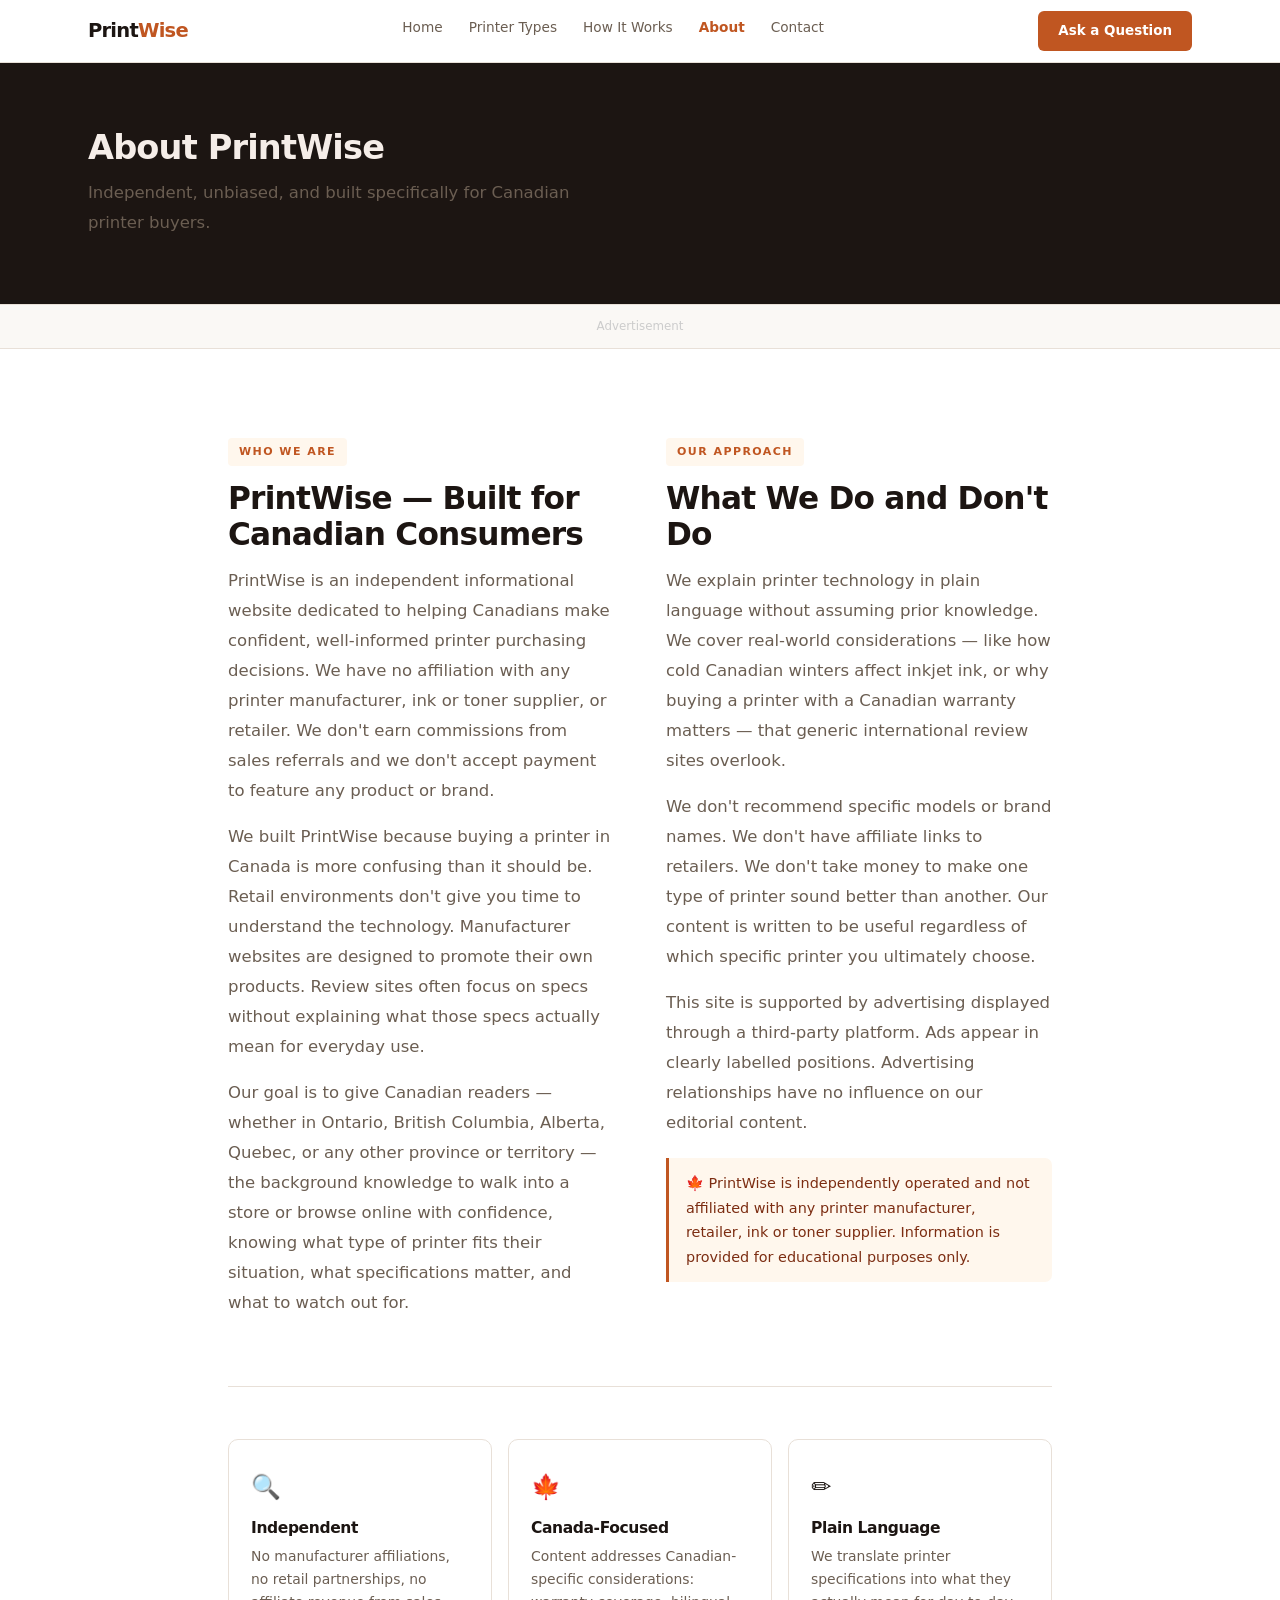
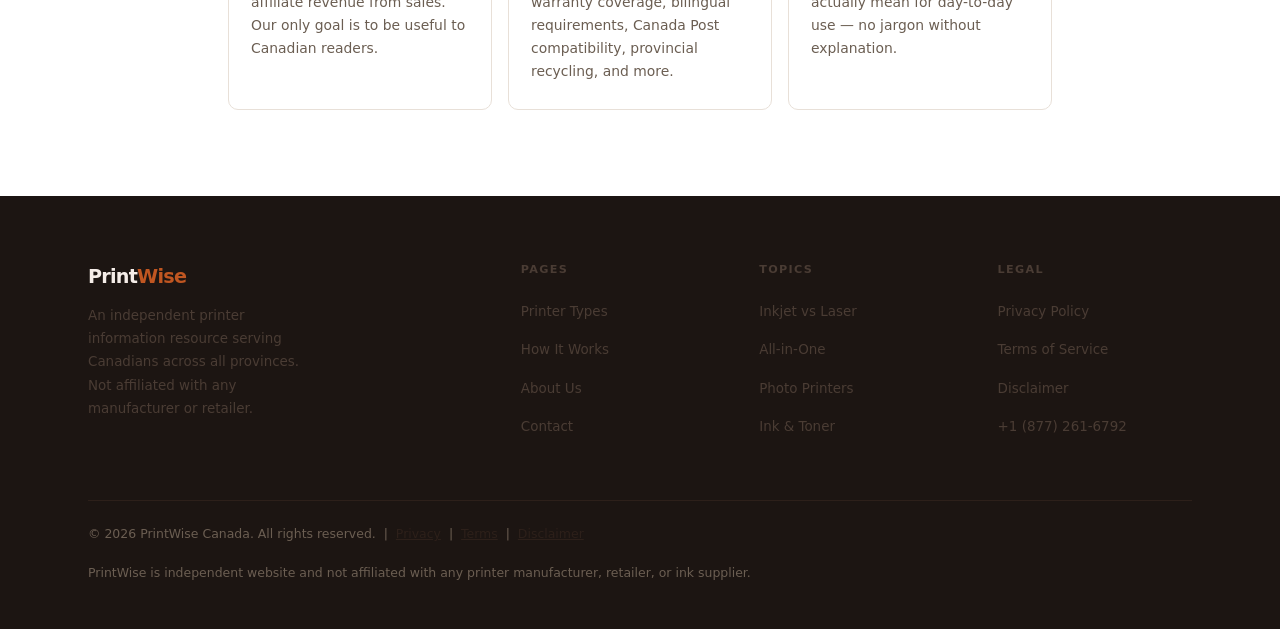
<file: about.html>
<!DOCTYPE html>
<html lang="en">
<head>
  <meta charset="UTF-8"/><meta name="viewport" content="width=device-width,initial-scale=1.0"/>
  <meta name="description" content="About PrintWise — Canada's independent printer information resource."/>
  <title>About PrintWise | PrintWise Canada</title>
  <link rel="stylesheet" href="style.css"/>
</head>
<body>
<nav class="site-nav"><div class="shell"><div class="nav-inner">
  <a href="index.html" class="brand">Print<span>Wise</span></a>
  <ul class="nav-list" id="nm"><li><a href="index.html">Home</a></li><li><a href="types.html">Printer Types</a></li><li><a href="how-it-works.html">How It Works</a></li><li><a href="about.html" class="on">About</a></li><li><a href="contact.html">Contact</a></li></ul>
  <a href="contact.html" class="nav-btn">Ask a Question</a>
  <button class="ham" onclick="document.getElementById('nm').classList.toggle('open')">&#9776;</button>
</div></div></nav>
<div class="pg-banner"><div class="shell"><h1>About PrintWise</h1><p>Independent, unbiased, and built specifically for Canadian printer buyers.</p></div></div>
<div class="ad-slot">Advertisement</div>
<section class="sec"><div class="shell-md">
  <div class="g-half" style="align-items:start;margin-bottom:52px;">
    <div>
      <span class="tag">Who We Are</span>
      <h2 style="margin-bottom:14px;">PrintWise — Built for Canadian Consumers</h2>
      <p>PrintWise is an independent informational website dedicated to helping Canadians make confident, well-informed printer purchasing decisions. We have no affiliation with any printer manufacturer, ink or toner supplier, or retailer. We don't earn commissions from sales referrals and we don't accept payment to feature any product or brand.</p>
      <p>We built PrintWise because buying a printer in Canada is more confusing than it should be. Retail environments don't give you time to understand the technology. Manufacturer websites are designed to promote their own products. Review sites often focus on specs without explaining what those specs actually mean for everyday use.</p>
      <p>Our goal is to give Canadian readers — whether in Ontario, British Columbia, Alberta, Quebec, or any other province or territory — the background knowledge to walk into a store or browse online with confidence, knowing what type of printer fits their situation, what specifications matter, and what to watch out for.</p>
    </div>
    <div>
      <span class="tag">Our Approach</span>
      <h2 style="margin-bottom:14px;">What We Do and Don't Do</h2>
      <p>We explain printer technology in plain language without assuming prior knowledge. We cover real-world considerations — like how cold Canadian winters affect inkjet ink, or why buying a printer with a Canadian warranty matters — that generic international review sites overlook.</p>
      <p>We don't recommend specific models or brand names. We don't have affiliate links to retailers. We don't take money to make one type of printer sound better than another. Our content is written to be useful regardless of which specific printer you ultimately choose.</p>
      <p>This site is supported by advertising displayed through a third-party platform. Ads appear in clearly labelled positions. Advertising relationships have no influence on our editorial content.</p>
      <div class="callout">🍁 PrintWise is independently operated and not affiliated with any printer manufacturer, retailer, ink or toner supplier. Information is provided for educational purposes only.</div>
    </div>
  </div>
  <hr class="hr"/>
  <div class="con-grid">
    <div class="con-card"><div style="font-size:1.5rem;margin-bottom:10px;">🔍</div><h4>Independent</h4><p>No manufacturer affiliations, no retail partnerships, no affiliate revenue from sales. Our only goal is to be useful to Canadian readers.</p></div>
    <div class="con-card"><div style="font-size:1.5rem;margin-bottom:10px;">🍁</div><h4>Canada-Focused</h4><p>Content addresses Canadian-specific considerations: warranty coverage, bilingual requirements, Canada Post compatibility, provincial recycling, and more.</p></div>
    <div class="con-card"><div style="font-size:1.5rem;margin-bottom:10px;">✏️</div><h4>Plain Language</h4><p>We translate printer specifications into what they actually mean for day-to-day use — no jargon without explanation.</p></div>
  </div>
</div></section>
<footer class="footer"><div class="shell">
  <div class="ft-grid">
    <div class="ft-brand"><div class="ft-logo">Print<span>Wise</span></div><p>An independent printer information resource serving Canadians across all provinces. Not affiliated with any manufacturer or retailer.</p></div>
    <div class="fc"><h5>Pages</h5><ul><li><a href="types.html">Printer Types</a></li><li><a href="how-it-works.html">How It Works</a></li><li><a href="about.html">About Us</a></li><li><a href="contact.html">Contact</a></li></ul></div>
    <div class="fc"><h5>Topics</h5><ul><li><a href="types.html">Inkjet vs Laser</a></li><li><a href="types.html">All-in-One</a></li><li><a href="types.html">Photo Printers</a></li><li><a href="how-it-works.html">Ink & Toner</a></li></ul></div>
    <div class="fc"><h5>Legal</h5><ul><li><a href="privacy.html">Privacy Policy</a></li><li><a href="terms.html">Terms of Service</a></li><li><a href="disclaimer.html">Disclaimer</a></li><li><a href="tel:18772616792">+1 (877) 261-6792</a></li></ul></div>
  </div>
  <div class="ft-bot"><p>&copy; <span id="yr"></span> PrintWise Canada. All rights reserved. &nbsp;|&nbsp; <a href="privacy.html">Privacy</a> &nbsp;|&nbsp; <a href="terms.html">Terms</a> &nbsp;|&nbsp; <a href="disclaimer.html">Disclaimer</a></p>
  <p style="margin-top:5px;">PrintWise is independent website and not affiliated with any printer manufacturer, retailer, or ink supplier.</p></div>
</div></footer><script>document.getElementById("yr").textContent=new Date().getFullYear();</script>
</body></html>
</file>
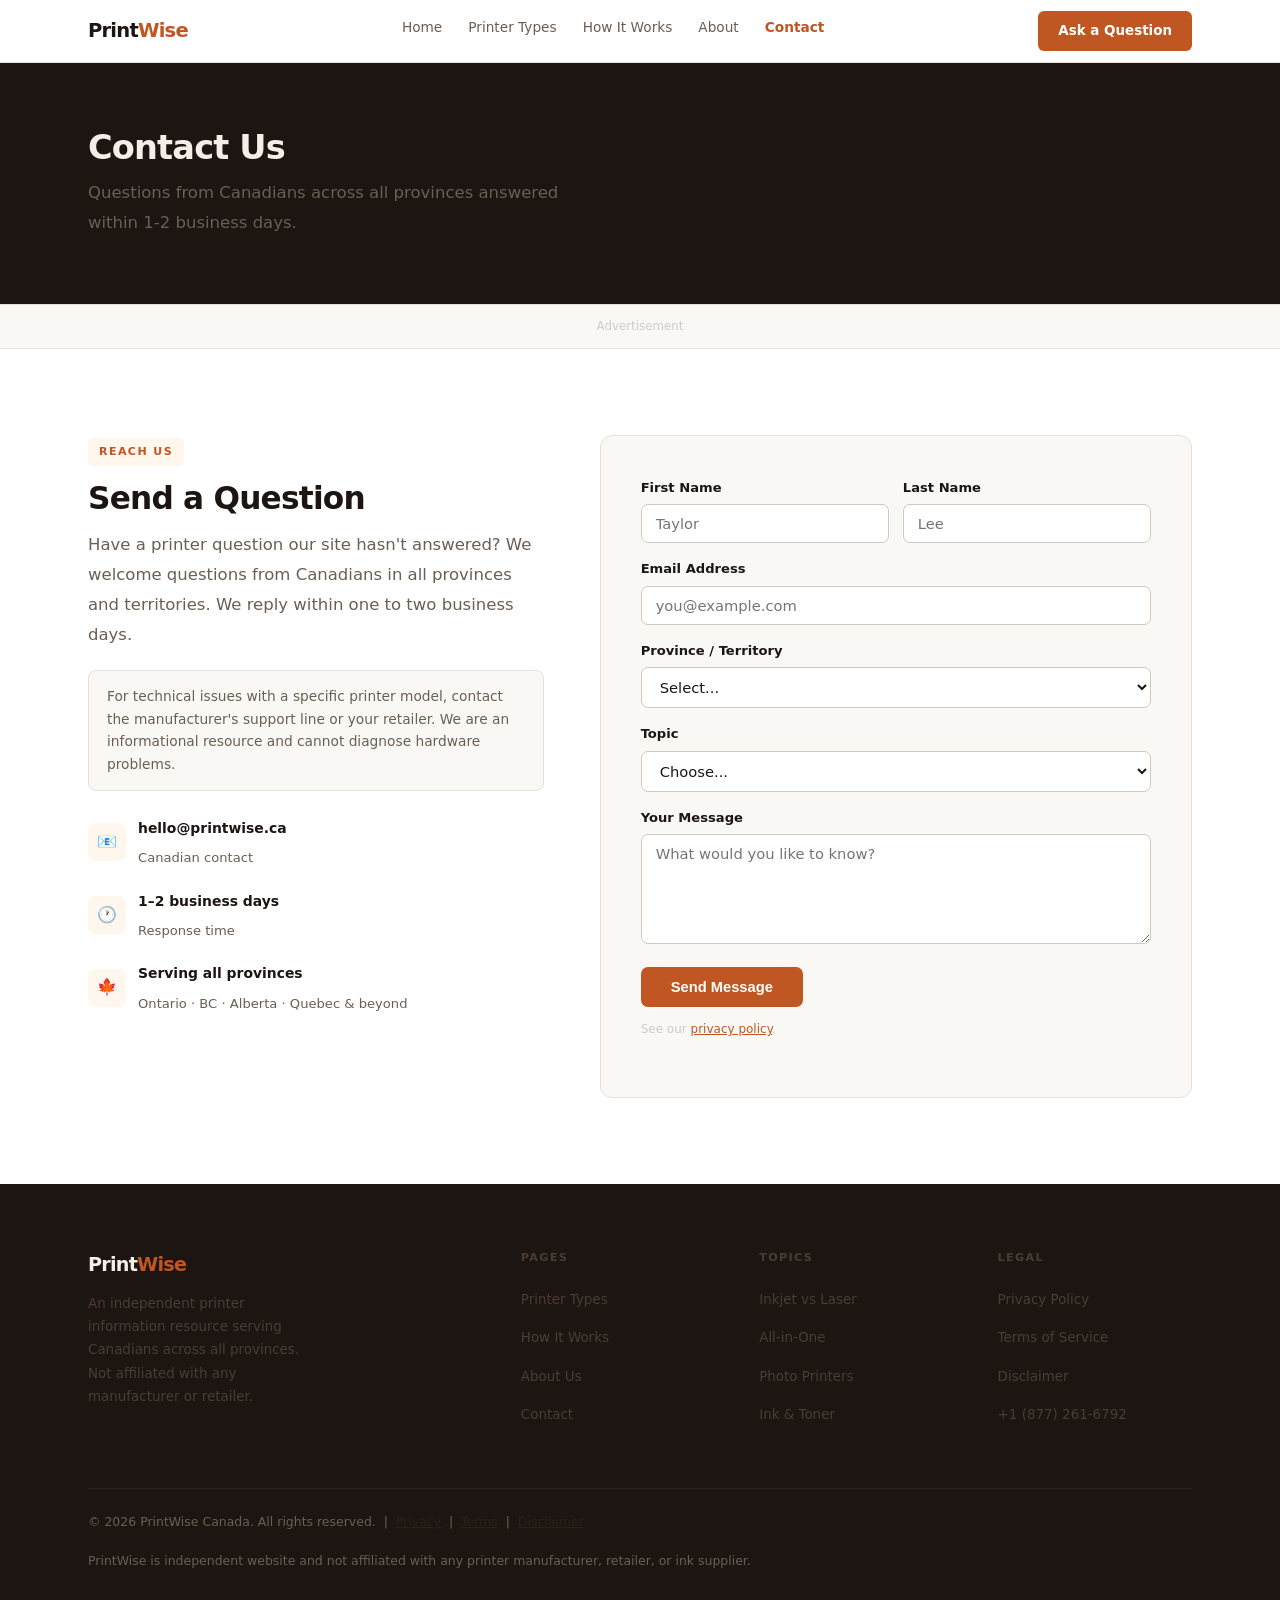
<file: contact.html>
<!DOCTYPE html>
<html lang="en">
<head>
  <meta charset="UTF-8"/><meta name="viewport" content="width=device-width,initial-scale=1.0"/>
  <meta name="description" content="Contact PrintWise — printer questions from Canadian readers answered."/>
  <title>Contact | PrintWise Canada</title>
  <link rel="stylesheet" href="style.css"/>
</head>
<body>
<nav class="site-nav"><div class="shell"><div class="nav-inner">
  <a href="index.html" class="brand">Print<span>Wise</span></a>
  <ul class="nav-list" id="nm"><li><a href="index.html">Home</a></li><li><a href="types.html">Printer Types</a></li><li><a href="how-it-works.html">How It Works</a></li><li><a href="about.html">About</a></li><li><a href="contact.html" class="on">Contact</a></li></ul>
  <a href="contact.html" class="nav-btn">Ask a Question</a>
  <button class="ham" onclick="document.getElementById('nm').classList.toggle('open')">&#9776;</button>
</div></div></nav>
<div class="pg-banner"><div class="shell"><h1>Contact Us</h1><p>Questions from Canadians across all provinces answered within 1-2 business days.</p></div></div>
<div class="ad-slot">Advertisement</div>
<section class="sec"><div class="shell">
  <div class="g-6040" style="align-items:start;">
    <div>
      <span class="tag">Reach Us</span>
      <h2 style="margin-bottom:14px;">Send a Question</h2>
      <p>Have a printer question our site hasn't answered? We welcome questions from Canadians in all provinces and territories. We reply within one to two business days.</p>
      <div style="background:var(--bg-warm);border:1px solid var(--border);border-radius:8px;padding:14px 18px;font-size:0.86rem;color:var(--muted);margin:20px 0;line-height:1.65;">For technical issues with a specific printer model, contact the manufacturer's support line or your retailer. We are an informational resource and cannot diagnose hardware problems.</div>
      <div style="display:flex;flex-direction:column;gap:14px;margin-top:22px;">
        <div style="display:flex;gap:12px;align-items:center;"><div style="width:38px;height:38px;background:var(--accent-lt);border-radius:8px;display:grid;place-items:center;font-size:1rem;flex-shrink:0;">📧</div><div><strong style="font-size:0.87rem;">hello@printwise.ca</strong><br/><span style="font-size:0.82rem;color:var(--muted);">Canadian contact</span></div></div>
        <div style="display:flex;gap:12px;align-items:center;"><div style="width:38px;height:38px;background:var(--accent-lt);border-radius:8px;display:grid;place-items:center;font-size:1rem;flex-shrink:0;">🕐</div><div><strong style="font-size:0.87rem;">1–2 business days</strong><br/><span style="font-size:0.82rem;color:var(--muted);">Response time</span></div></div>
        <div style="display:flex;gap:12px;align-items:center;"><div style="width:38px;height:38px;background:var(--accent-lt);border-radius:8px;display:grid;place-items:center;font-size:1rem;flex-shrink:0;">🍁</div><div><strong style="font-size:0.87rem;">Serving all provinces</strong><br/><span style="font-size:0.82rem;color:var(--muted);">Ontario · BC · Alberta · Quebec & beyond</span></div></div>
      </div>
    </div>
    <div class="form-box">
      <div class="f2">
        <div class="fg"><label>First Name</label><input type="text" placeholder="Taylor"/></div>
        <div class="fg"><label>Last Name</label><input type="text" placeholder="Lee"/></div>
      </div>
      <div class="fg"><label>Email Address</label><input type="email" placeholder="you@example.com"/></div>
      <div class="fg"><label>Province / Territory</label>
        <select><option value="">Select...</option>
          <option>Ontario</option><option>Quebec</option><option>British Columbia</option>
          <option>Alberta</option><option>Manitoba</option><option>Saskatchewan</option>
          <option>Nova Scotia</option><option>New Brunswick</option>
          <option>Newfoundland and Labrador</option><option>Prince Edward Island</option>
          <option>Northwest Territories</option><option>Yukon</option><option>Nunavut</option>
        </select>
      </div>
      <div class="fg"><label>Topic</label>
        <select><option value="">Choose...</option>
          <option>Question about printer types</option>
          <option>Question about ink or toner</option>
          <option>Canada-specific printer question</option>
          <option>Content correction or feedback</option>
          <option>Advertising enquiry</option><option>Other</option>
        </select>
      </div>
      <div class="fg"><label>Your Message</label><textarea placeholder="What would you like to know?"></textarea></div>
      <button class="sbtn" onclick="s()">Send Message</button>
      <p id="ok" class="fok">&#10003; Sent — we'll reply within 1-2 business days.</p>
      <p style="font-size:0.75rem;color:#ccc;margin-top:12px;">See our <a href="privacy.html">privacy policy</a>.</p>
    </div>
  </div>
</div></section>
<script>function s(){const e=document.querySelector(".fg input[type='email']").value.trim(),m=document.querySelector(".fg textarea").value.trim();if(!e||!m){alert("Please fill in your email and message.");return;}document.getElementById("ok").style.display="block";document.querySelector(".sbtn").disabled=true;}</script>
<footer class="footer"><div class="shell">
  <div class="ft-grid">
    <div class="ft-brand"><div class="ft-logo">Print<span>Wise</span></div><p>An independent printer information resource serving Canadians across all provinces. Not affiliated with any manufacturer or retailer.</p></div>
    <div class="fc"><h5>Pages</h5><ul><li><a href="types.html">Printer Types</a></li><li><a href="how-it-works.html">How It Works</a></li><li><a href="about.html">About Us</a></li><li><a href="contact.html">Contact</a></li></ul></div>
    <div class="fc"><h5>Topics</h5><ul><li><a href="types.html">Inkjet vs Laser</a></li><li><a href="types.html">All-in-One</a></li><li><a href="types.html">Photo Printers</a></li><li><a href="how-it-works.html">Ink & Toner</a></li></ul></div>
    <div class="fc"><h5>Legal</h5><ul><li><a href="privacy.html">Privacy Policy</a></li><li><a href="terms.html">Terms of Service</a></li><li><a href="disclaimer.html">Disclaimer</a></li><li><a href="tel:18772616792">+1 (877) 261-6792</a></li></ul></div>
  </div>
  <div class="ft-bot"><p>&copy; <span id="yr"></span> PrintWise Canada. All rights reserved. &nbsp;|&nbsp; <a href="privacy.html">Privacy</a> &nbsp;|&nbsp; <a href="terms.html">Terms</a> &nbsp;|&nbsp; <a href="disclaimer.html">Disclaimer</a></p>
  <p style="margin-top:5px;">PrintWise is independent website and not affiliated with any printer manufacturer, retailer, or ink supplier.</p></div>
</div></footer><script>document.getElementById("yr").textContent=new Date().getFullYear();</script>
</body></html>
</file>
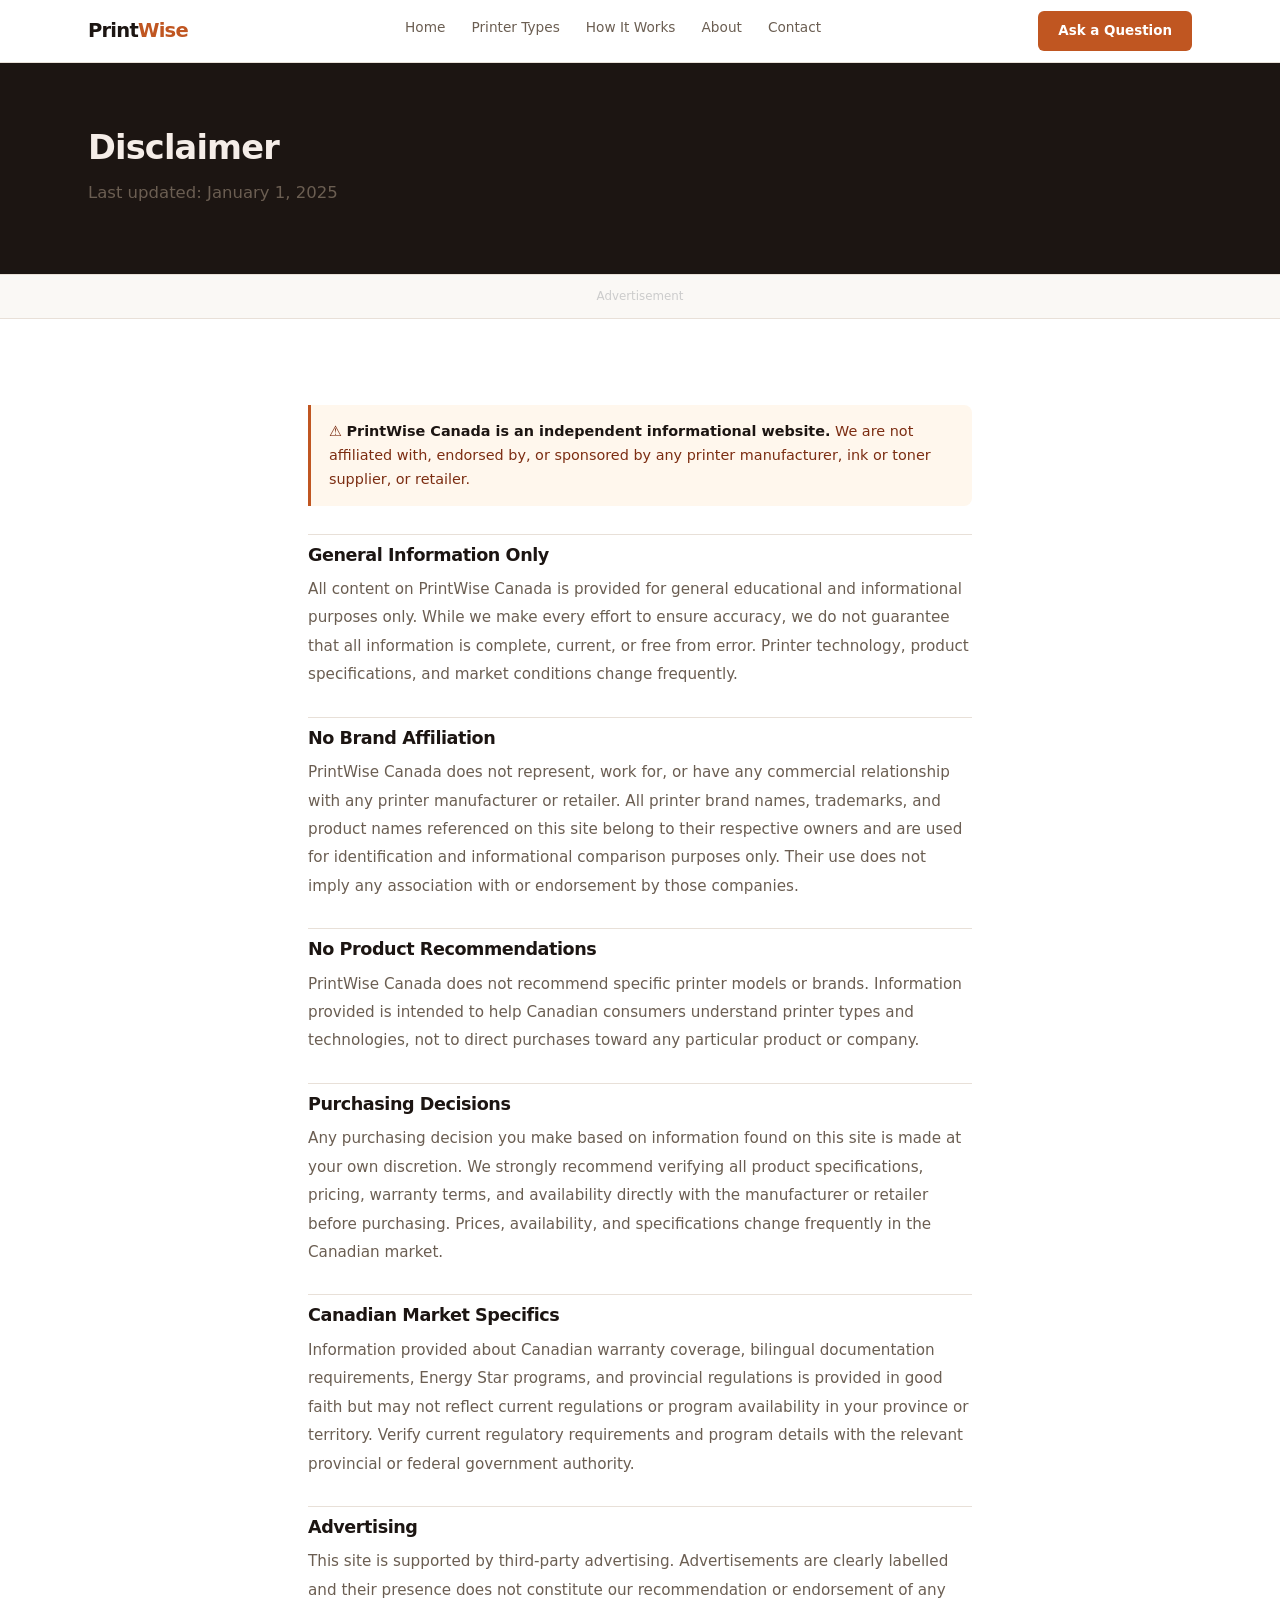
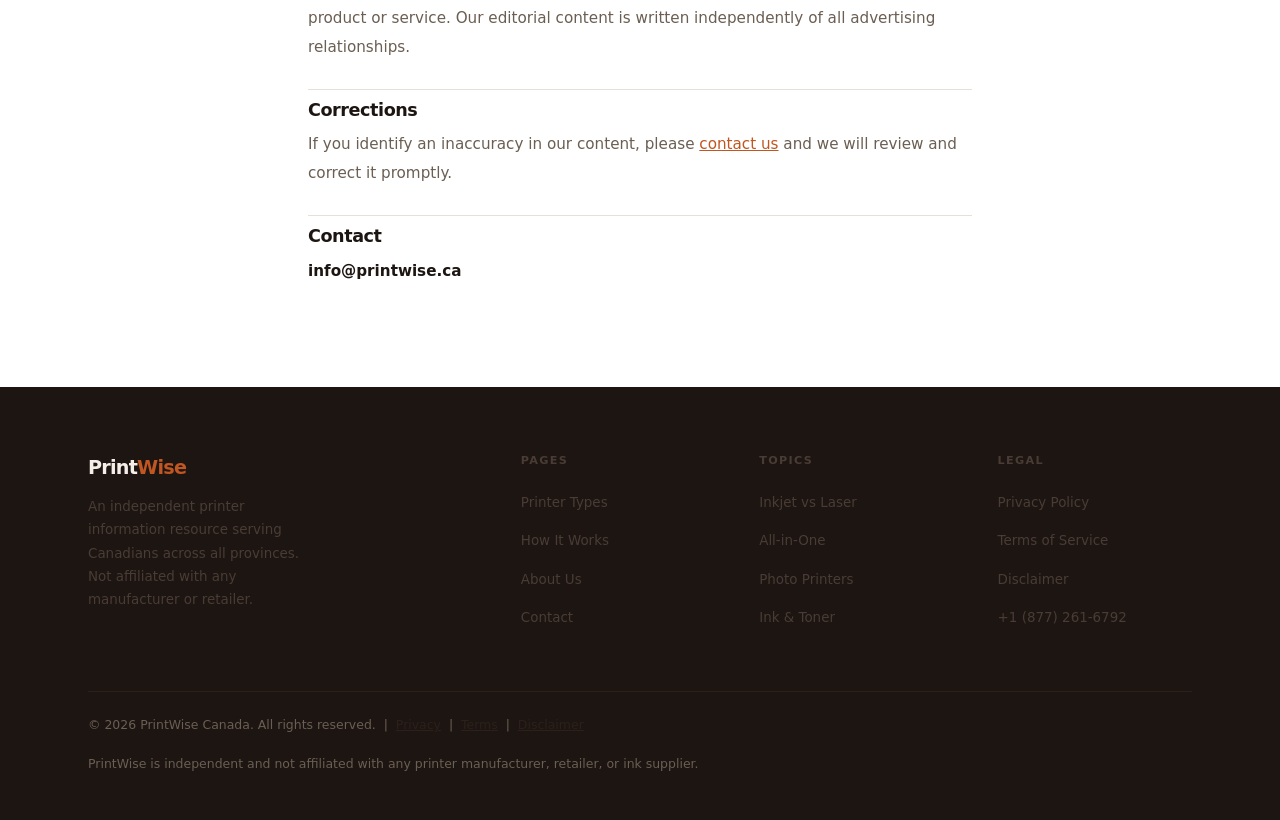
<file: disclaimer.html>
<!DOCTYPE html>
<html lang="en">
<head>
  <meta charset="UTF-8"/><meta name="viewport" content="width=device-width,initial-scale=1.0"/>
  <meta name="description" content="Disclaimer — PrintWise Canada printer information resource."/>
  <title>Disclaimer | PrintWise Canada</title>
  <link rel="stylesheet" href="style.css"/>
  <style>
    .lb{max-width:720px;margin:0 auto;padding:0 28px}
    .lb h2{font-size:1.1rem;margin:28px 0 10px;padding-top:10px;border-top:1px solid var(--border)}
    .lb h2:first-child{border-top:none;margin-top:0;padding-top:0}
    .lb p,.lb ul{font-size:0.95rem;color:var(--muted);line-height:1.87}
  </style>
</head>
<body>
<nav class="site-nav"><div class="shell"><div class="nav-inner">
  <a href="index.html" class="brand">Print<span>Wise</span></a>
  <ul class="nav-list" id="nm"><li><a href="index.html">Home</a></li><li><a href="types.html">Printer Types</a></li><li><a href="how-it-works.html">How It Works</a></li><li><a href="about.html">About</a></li><li><a href="contact.html">Contact</a></li></ul>
  <a href="contact.html" class="nav-btn">Ask a Question</a>
  <button class="ham" onclick="document.getElementById('nm').classList.toggle('open')">&#9776;</button>
</div></div></nav>
<div class="pg-banner"><div class="shell"><h1>Disclaimer</h1><p>Last updated: January 1, 2025</p></div></div>
<div class="ad-slot">Advertisement</div>
<section class="sec"><div class="lb">
<div style="background:var(--accent-lt);border-left:3px solid var(--accent);border-radius:0 8px 8px 0;padding:14px 18px;margin-bottom:28px;font-size:0.9rem;color:#7c2d12;line-height:1.68;">&#9888; <strong>PrintWise Canada is an independent informational website.</strong> We are not affiliated with, endorsed by, or sponsored by any printer manufacturer, ink or toner supplier, or retailer.</div>
<h2>General Information Only</h2>
<p>All content on PrintWise Canada is provided for general educational and informational purposes only. While we make every effort to ensure accuracy, we do not guarantee that all information is complete, current, or free from error. Printer technology, product specifications, and market conditions change frequently.</p>
<h2>No Brand Affiliation</h2>
<p>PrintWise Canada does not represent, work for, or have any commercial relationship with any printer manufacturer or retailer. All printer brand names, trademarks, and product names referenced on this site belong to their respective owners and are used for identification and informational comparison purposes only. Their use does not imply any association with or endorsement by those companies.</p>
<h2>No Product Recommendations</h2>
<p>PrintWise Canada does not recommend specific printer models or brands. Information provided is intended to help Canadian consumers understand printer types and technologies, not to direct purchases toward any particular product or company.</p>
<h2>Purchasing Decisions</h2>
<p>Any purchasing decision you make based on information found on this site is made at your own discretion. We strongly recommend verifying all product specifications, pricing, warranty terms, and availability directly with the manufacturer or retailer before purchasing. Prices, availability, and specifications change frequently in the Canadian market.</p>
<h2>Canadian Market Specifics</h2>
<p>Information provided about Canadian warranty coverage, bilingual documentation requirements, Energy Star programs, and provincial regulations is provided in good faith but may not reflect current regulations or program availability in your province or territory. Verify current regulatory requirements and program details with the relevant provincial or federal government authority.</p>
<h2>Advertising</h2>
<p>This site is supported by third-party advertising. Advertisements are clearly labelled and their presence does not constitute our recommendation or endorsement of any product or service. Our editorial content is written independently of all advertising relationships.</p>
<h2>Corrections</h2>
<p>If you identify an inaccuracy in our content, please <a href="contact.html">contact us</a> and we will review and correct it promptly.</p>
<h2>Contact</h2>
<p><strong>info@printwise.ca</strong></p></div></section>
<footer class="footer"><div class="shell">
  <div class="ft-grid">
    <div class="ft-brand"><div class="ft-logo">Print<span>Wise</span></div><p>An independent printer information resource serving Canadians across all provinces. Not affiliated with any manufacturer or retailer.</p></div>
    <div class="fc"><h5>Pages</h5><ul><li><a href="types.html">Printer Types</a></li><li><a href="how-it-works.html">How It Works</a></li><li><a href="about.html">About Us</a></li><li><a href="contact.html">Contact</a></li></ul></div>
    <div class="fc"><h5>Topics</h5><ul><li><a href="types.html">Inkjet vs Laser</a></li><li><a href="types.html">All-in-One</a></li><li><a href="types.html">Photo Printers</a></li><li><a href="how-it-works.html">Ink & Toner</a></li></ul></div>
    <div class="fc"><h5>Legal</h5><ul><li><a href="privacy.html">Privacy Policy</a></li><li><a href="terms.html">Terms of Service</a></li><li><a href="disclaimer.html">Disclaimer</a></li><li><a href="tel:18772616792">+1 (877) 261-6792</a></li></ul></div>
  </div>
  <div class="ft-bot"><p>&copy; <span id="yr"></span> PrintWise Canada. All rights reserved. &nbsp;|&nbsp; <a href="privacy.html">Privacy</a> &nbsp;|&nbsp; <a href="terms.html">Terms</a> &nbsp;|&nbsp; <a href="disclaimer.html">Disclaimer</a></p>
  <p style="margin-top:5px;">PrintWise is independent and not affiliated with any printer manufacturer, retailer, or ink supplier.</p></div>
</div></footer><script>document.getElementById("yr").textContent=new Date().getFullYear();</script>
</body></html>
</file>
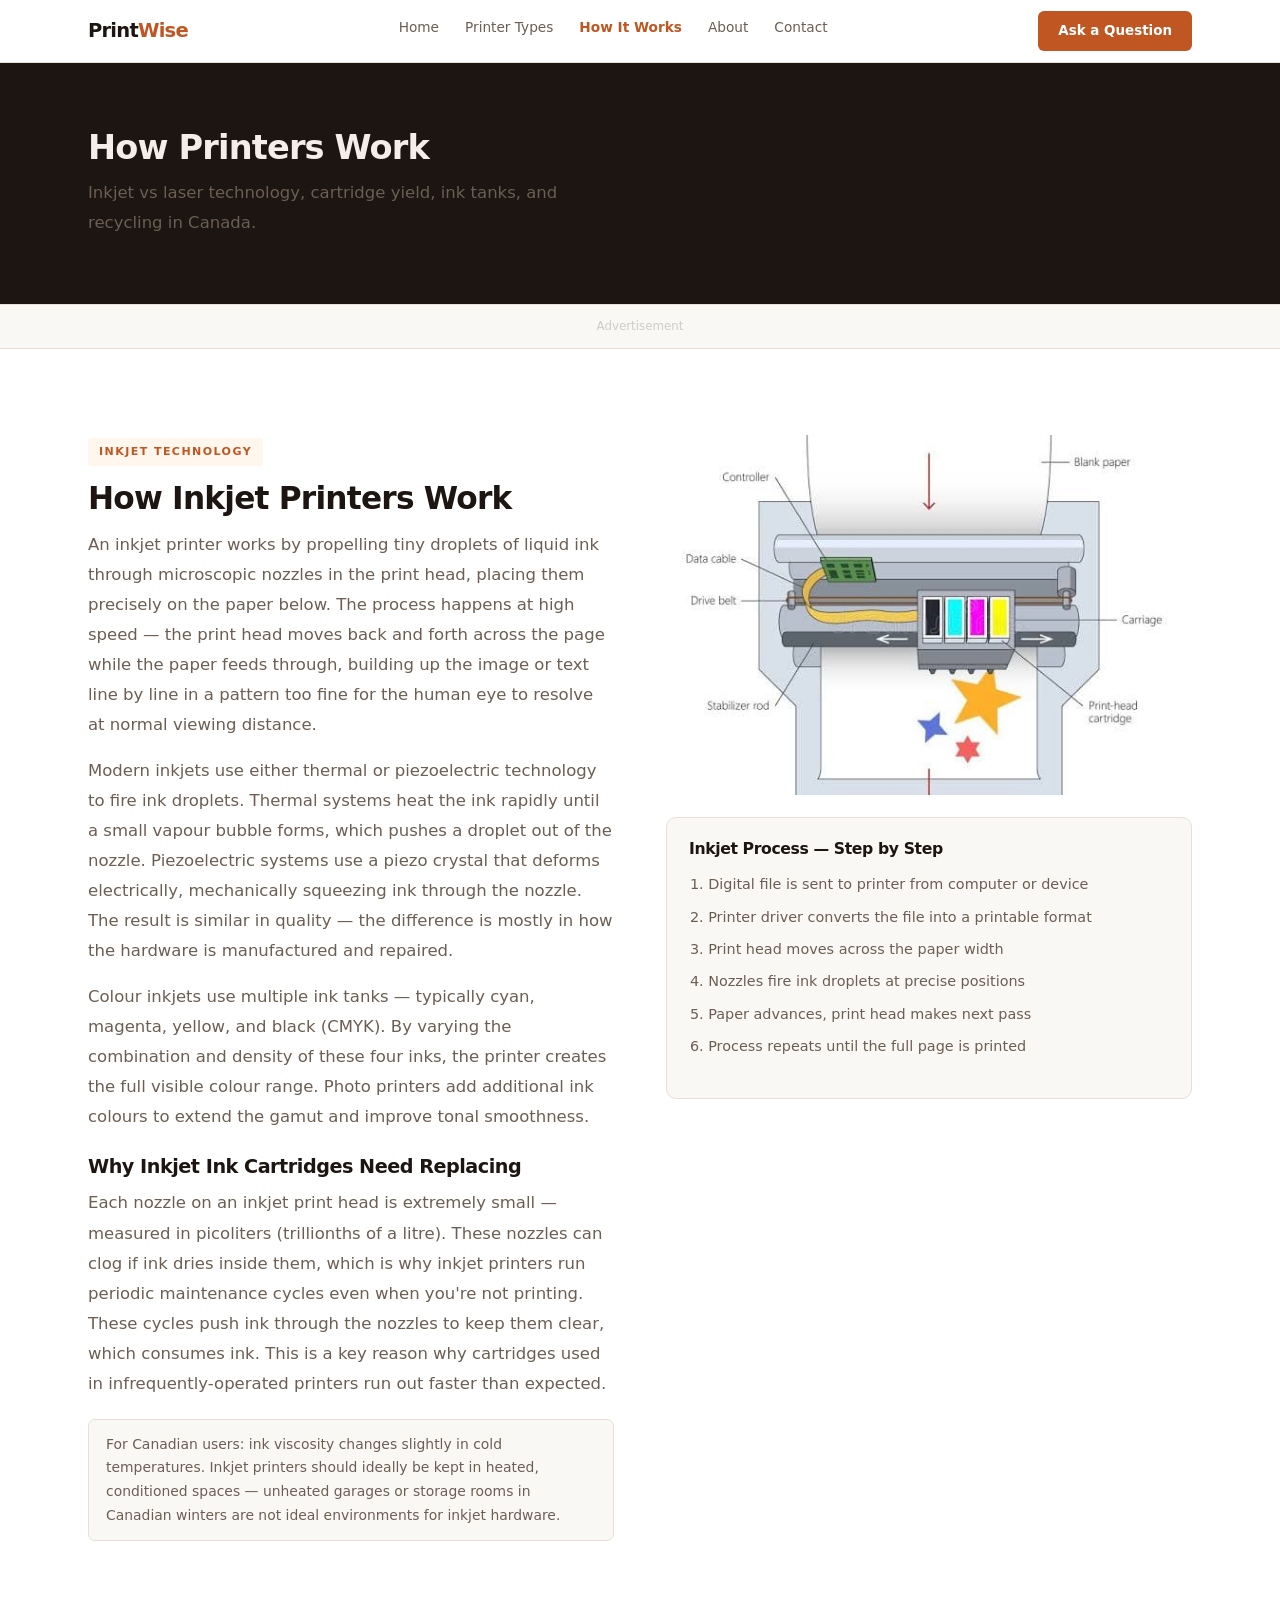
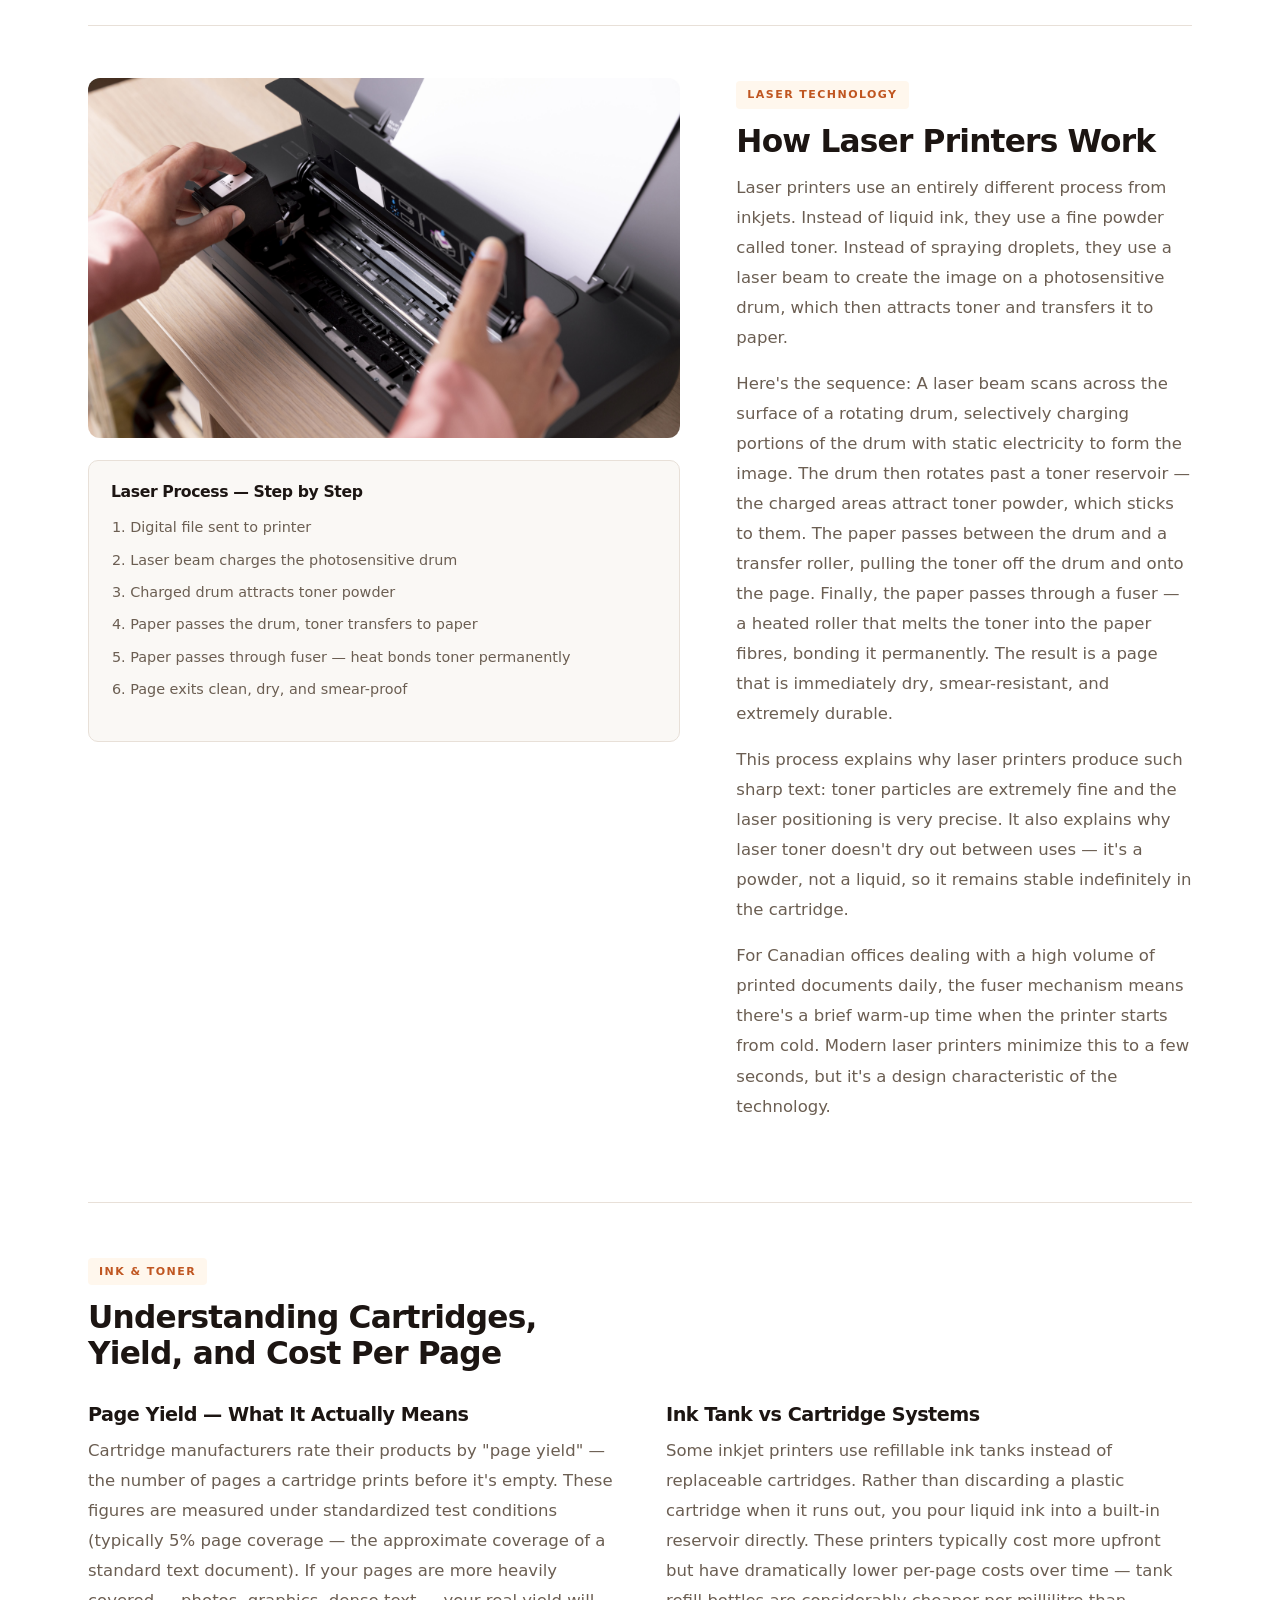
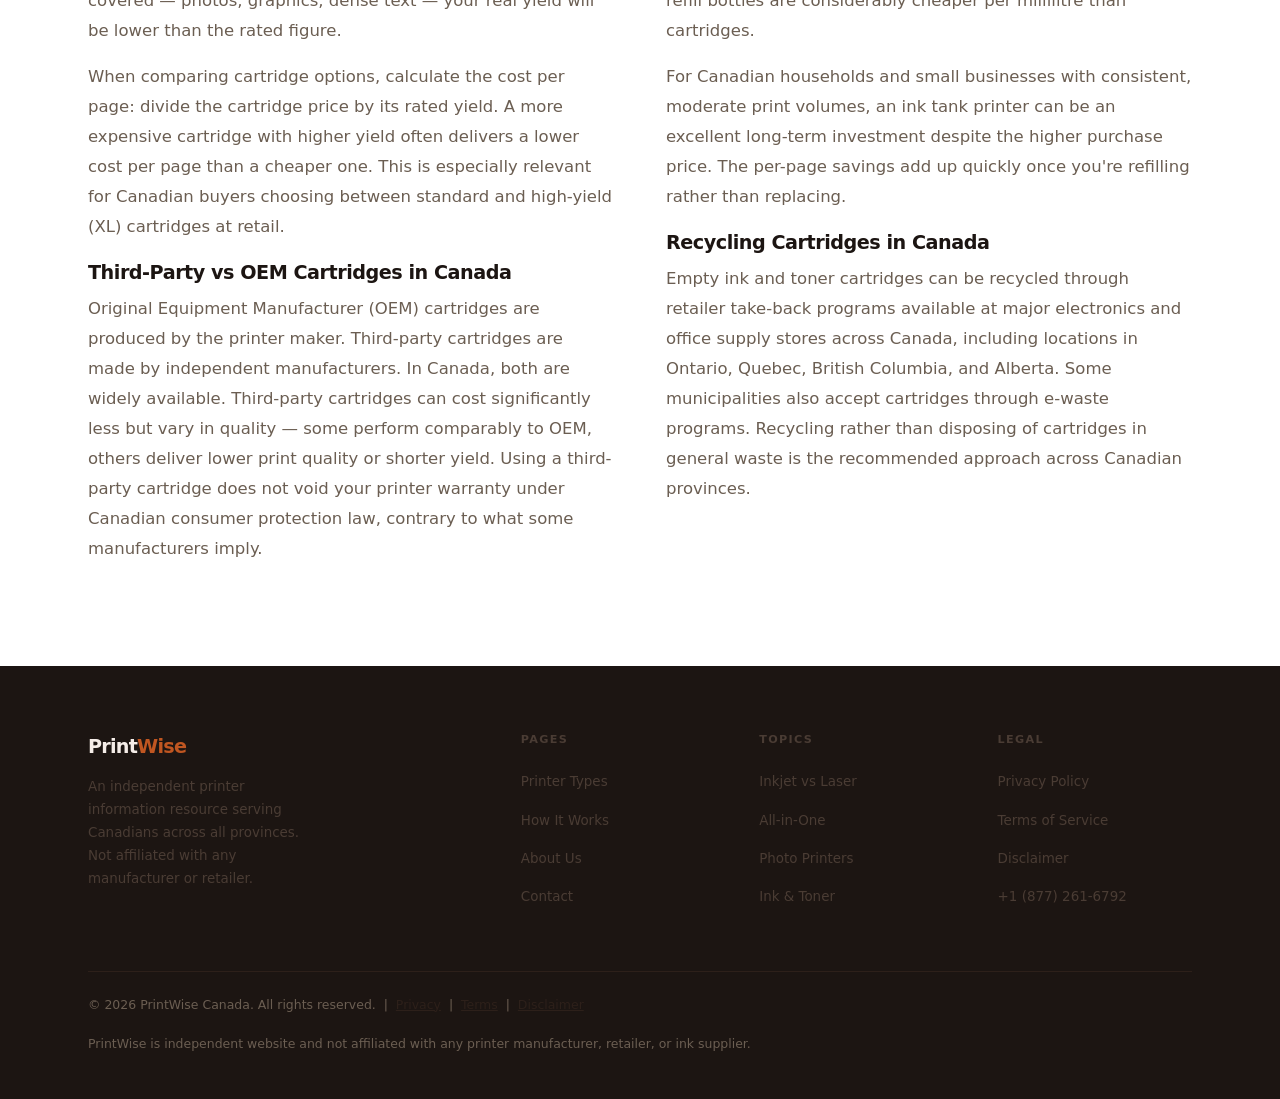
<file: how-it-works.html>
<!DOCTYPE html>
<html lang="en">
<head>
  <meta charset="UTF-8"/><meta name="viewport" content="width=device-width,initial-scale=1.0"/>
  <meta name="description" content="How inkjet and laser printers work — ink, toner, cartridges, and cost per page explained for Canadian buyers."/>
  <title>How Printers Work | PrintWise Canada</title>
  <link rel="stylesheet" href="style.css"/>
</head>
<body>
<nav class="site-nav"><div class="shell"><div class="nav-inner">
  <a href="index.html" class="brand">Print<span>Wise</span></a>
  <ul class="nav-list" id="nm"><li><a href="index.html">Home</a></li><li><a href="types.html">Printer Types</a></li><li><a href="how-it-works.html" class="on">How It Works</a></li><li><a href="about.html">About</a></li><li><a href="contact.html">Contact</a></li></ul>
  <a href="contact.html" class="nav-btn">Ask a Question</a>
  <button class="ham" onclick="document.getElementById('nm').classList.toggle('open')">&#9776;</button>
</div></div></nav>
<div class="pg-banner"><div class="shell"><h1>How Printers Work</h1><p>Inkjet vs laser technology, cartridge yield, ink tanks, and recycling in Canada.</p></div></div>
<div class="ad-slot">Advertisement</div>
<section class="sec"><div class="shell">
  <div class="g-half" style="margin-bottom:64px;">
    <div>
      <span class="tag">Inkjet Technology</span>
      <h2 style="margin-bottom:14px;">How Inkjet Printers Work</h2>
      <p>An inkjet printer works by propelling tiny droplets of liquid ink through microscopic nozzles in the print head, placing them precisely on the paper below. The process happens at high speed — the print head moves back and forth across the page while the paper feeds through, building up the image or text line by line in a pattern too fine for the human eye to resolve at normal viewing distance.</p>
      <p>Modern inkjets use either thermal or piezoelectric technology to fire ink droplets. Thermal systems heat the ink rapidly until a small vapour bubble forms, which pushes a droplet out of the nozzle. Piezoelectric systems use a piezo crystal that deforms electrically, mechanically squeezing ink through the nozzle. The result is similar in quality — the difference is mostly in how the hardware is manufactured and repaired.</p>
      <p>Colour inkjets use multiple ink tanks — typically cyan, magenta, yellow, and black (CMYK). By varying the combination and density of these four inks, the printer creates the full visible colour range. Photo printers add additional ink colours to extend the gamut and improve tonal smoothness.</p>
      <h3 style="margin:24px 0 10px;">Why Inkjet Ink Cartridges Need Replacing</h3>
      <p>Each nozzle on an inkjet print head is extremely small — measured in picoliters (trillionths of a litre). These nozzles can clog if ink dries inside them, which is why inkjet printers run periodic maintenance cycles even when you're not printing. These cycles push ink through the nozzles to keep them clear, which consumes ink. This is a key reason why cartridges used in infrequently-operated printers run out faster than expected.</p>
      <div class="notice">For Canadian users: ink viscosity changes slightly in cold temperatures. Inkjet printers should ideally be kept in heated, conditioned spaces — unheated garages or storage rooms in Canadian winters are not ideal environments for inkjet hardware.</div>
    </div>
    <div>
      <img src="inkjet-tech.jpg" alt="Close-up diagram of inkjet print head mechanism" style="width:100%;border-radius:12px;object-fit:cover;max-height:360px;margin-bottom:22px;"/>
      <div style="background:var(--bg-warm);border:1px solid var(--border);border-radius:10px;padding:22px;">
        <h4 style="margin-bottom:14px;">Inkjet Process — Step by Step</h4>
        <ol style="font-size:0.9rem;color:var(--muted);line-height:1.75;padding-left:1.2rem;">
          <li>Digital file is sent to printer from computer or device</li>
          <li>Printer driver converts the file into a printable format</li>
          <li>Print head moves across the paper width</li>
          <li>Nozzles fire ink droplets at precise positions</li>
          <li>Paper advances, print head makes next pass</li>
          <li>Process repeats until the full page is printed</li>
        </ol>
      </div>
    </div>
  </div>

  <hr class="hr"/>

  <div class="g-4060" style="margin-bottom:64px;">
    <div>
      <img src="laser-tech.jpg" alt="Laser printer toner drum mechanism diagram" style="width:100%;border-radius:12px;object-fit:cover;max-height:360px;margin-bottom:22px;"/>
      <div style="background:var(--bg-warm);border:1px solid var(--border);border-radius:10px;padding:22px;">
        <h4 style="margin-bottom:14px;">Laser Process — Step by Step</h4>
        <ol style="font-size:0.9rem;color:var(--muted);line-height:1.75;padding-left:1.2rem;">
          <li>Digital file sent to printer</li>
          <li>Laser beam charges the photosensitive drum</li>
          <li>Charged drum attracts toner powder</li>
          <li>Paper passes the drum, toner transfers to paper</li>
          <li>Paper passes through fuser — heat bonds toner permanently</li>
          <li>Page exits clean, dry, and smear-proof</li>
        </ol>
      </div>
    </div>
    <div>
      <span class="tag">Laser Technology</span>
      <h2 style="margin-bottom:14px;">How Laser Printers Work</h2>
      <p>Laser printers use an entirely different process from inkjets. Instead of liquid ink, they use a fine powder called toner. Instead of spraying droplets, they use a laser beam to create the image on a photosensitive drum, which then attracts toner and transfers it to paper.</p>
      <p>Here's the sequence: A laser beam scans across the surface of a rotating drum, selectively charging portions of the drum with static electricity to form the image. The drum then rotates past a toner reservoir — the charged areas attract toner powder, which sticks to them. The paper passes between the drum and a transfer roller, pulling the toner off the drum and onto the page. Finally, the paper passes through a fuser — a heated roller that melts the toner into the paper fibres, bonding it permanently. The result is a page that is immediately dry, smear-resistant, and extremely durable.</p>
      <p>This process explains why laser printers produce such sharp text: toner particles are extremely fine and the laser positioning is very precise. It also explains why laser toner doesn't dry out between uses — it's a powder, not a liquid, so it remains stable indefinitely in the cartridge.</p>
      <p>For Canadian offices dealing with a high volume of printed documents daily, the fuser mechanism means there's a brief warm-up time when the printer starts from cold. Modern laser printers minimize this to a few seconds, but it's a design characteristic of the technology.</p>
    </div>
  </div>

  <hr class="hr"/>

  <div>
    <span class="tag">Ink & Toner</span>
    <h2 style="max-width:520px;margin-bottom:32px;">Understanding Cartridges, Yield, and Cost Per Page</h2>
    <div class="g-half">
      <div>
        <h3 style="margin-bottom:10px;">Page Yield — What It Actually Means</h3>
        <p>Cartridge manufacturers rate their products by "page yield" — the number of pages a cartridge prints before it's empty. These figures are measured under standardized test conditions (typically 5% page coverage — the approximate coverage of a standard text document). If your pages are more heavily covered — photos, graphics, dense text — your real yield will be lower than the rated figure.</p>
        <p>When comparing cartridge options, calculate the cost per page: divide the cartridge price by its rated yield. A more expensive cartridge with higher yield often delivers a lower cost per page than a cheaper one. This is especially relevant for Canadian buyers choosing between standard and high-yield (XL) cartridges at retail.</p>
        <h3 style="margin:20px 0 10px;">Third-Party vs OEM Cartridges in Canada</h3>
        <p>Original Equipment Manufacturer (OEM) cartridges are produced by the printer maker. Third-party cartridges are made by independent manufacturers. In Canada, both are widely available. Third-party cartridges can cost significantly less but vary in quality — some perform comparably to OEM, others deliver lower print quality or shorter yield. Using a third-party cartridge does not void your printer warranty under Canadian consumer protection law, contrary to what some manufacturers imply.</p>
      </div>
      <div>
        <h3 style="margin-bottom:10px;">Ink Tank vs Cartridge Systems</h3>
        <p>Some inkjet printers use refillable ink tanks instead of replaceable cartridges. Rather than discarding a plastic cartridge when it runs out, you pour liquid ink into a built-in reservoir directly. These printers typically cost more upfront but have dramatically lower per-page costs over time — tank refill bottles are considerably cheaper per millilitre than cartridges.</p>
        <p>For Canadian households and small businesses with consistent, moderate print volumes, an ink tank printer can be an excellent long-term investment despite the higher purchase price. The per-page savings add up quickly once you're refilling rather than replacing.</p>
        <h3 style="margin:20px 0 10px;">Recycling Cartridges in Canada</h3>
        <p>Empty ink and toner cartridges can be recycled through retailer take-back programs available at major electronics and office supply stores across Canada, including locations in Ontario, Quebec, British Columbia, and Alberta. Some municipalities also accept cartridges through e-waste programs. Recycling rather than disposing of cartridges in general waste is the recommended approach across Canadian provinces.</p>
      </div>
    </div>
  </div>
</div></section>
<footer class="footer"><div class="shell">
  <div class="ft-grid">
    <div class="ft-brand"><div class="ft-logo">Print<span>Wise</span></div><p>An independent printer information resource serving Canadians across all provinces. Not affiliated with any manufacturer or retailer.</p></div>
    <div class="fc"><h5>Pages</h5><ul><li><a href="types.html">Printer Types</a></li><li><a href="how-it-works.html">How It Works</a></li><li><a href="about.html">About Us</a></li><li><a href="contact.html">Contact</a></li></ul></div>
    <div class="fc"><h5>Topics</h5><ul><li><a href="types.html">Inkjet vs Laser</a></li><li><a href="types.html">All-in-One</a></li><li><a href="types.html">Photo Printers</a></li><li><a href="how-it-works.html">Ink & Toner</a></li></ul></div>
    <div class="fc"><h5>Legal</h5><ul><li><a href="privacy.html">Privacy Policy</a></li><li><a href="terms.html">Terms of Service</a></li><li><a href="disclaimer.html">Disclaimer</a></li><li><a href="tel:18772616792">+1 (877) 261-6792</a></li></ul></div>
  </div>
  <div class="ft-bot"><p>&copy; <span id="yr"></span> PrintWise Canada. All rights reserved. &nbsp;|&nbsp; <a href="privacy.html">Privacy</a> &nbsp;|&nbsp; <a href="terms.html">Terms</a> &nbsp;|&nbsp; <a href="disclaimer.html">Disclaimer</a></p>
  <p style="margin-top:5px;">PrintWise is independent website and not affiliated with any printer manufacturer, retailer, or ink supplier.</p></div>
</div></footer><script>document.getElementById("yr").textContent=new Date().getFullYear();</script>
</body></html>
</file>
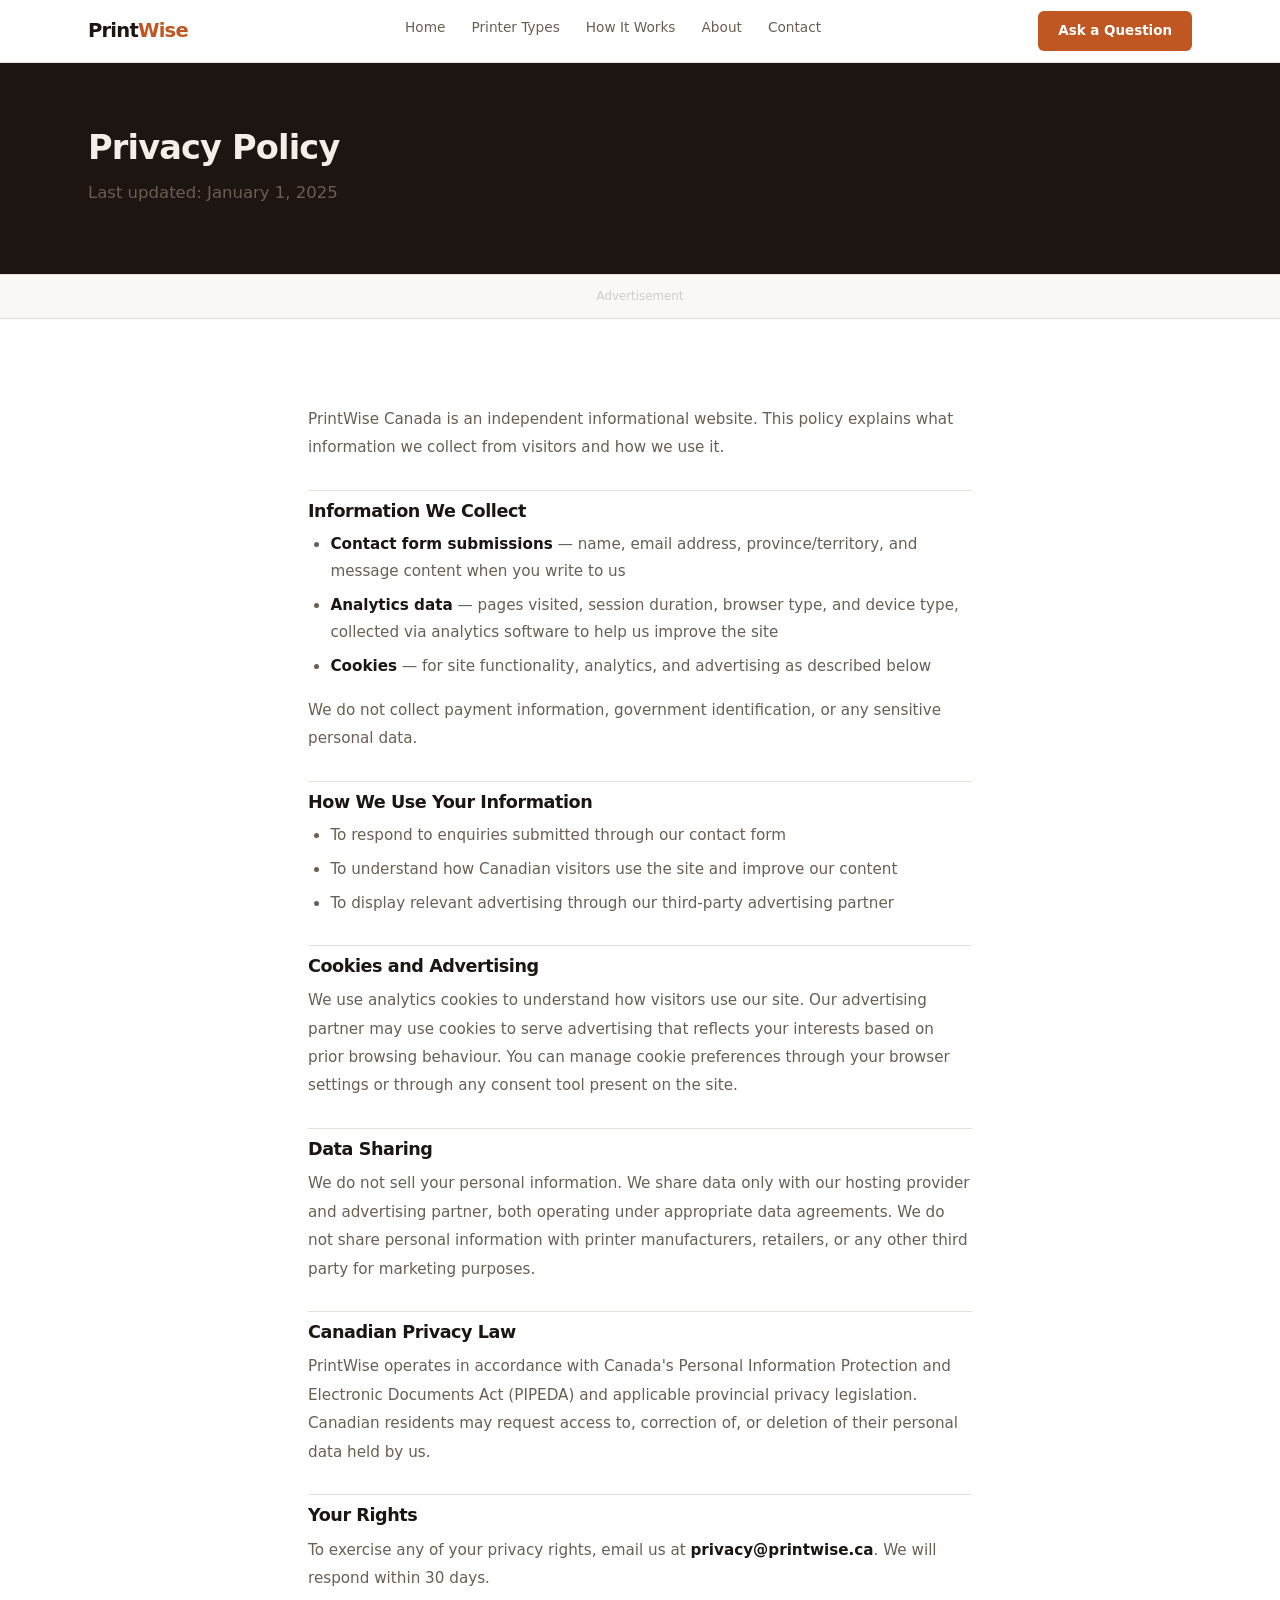
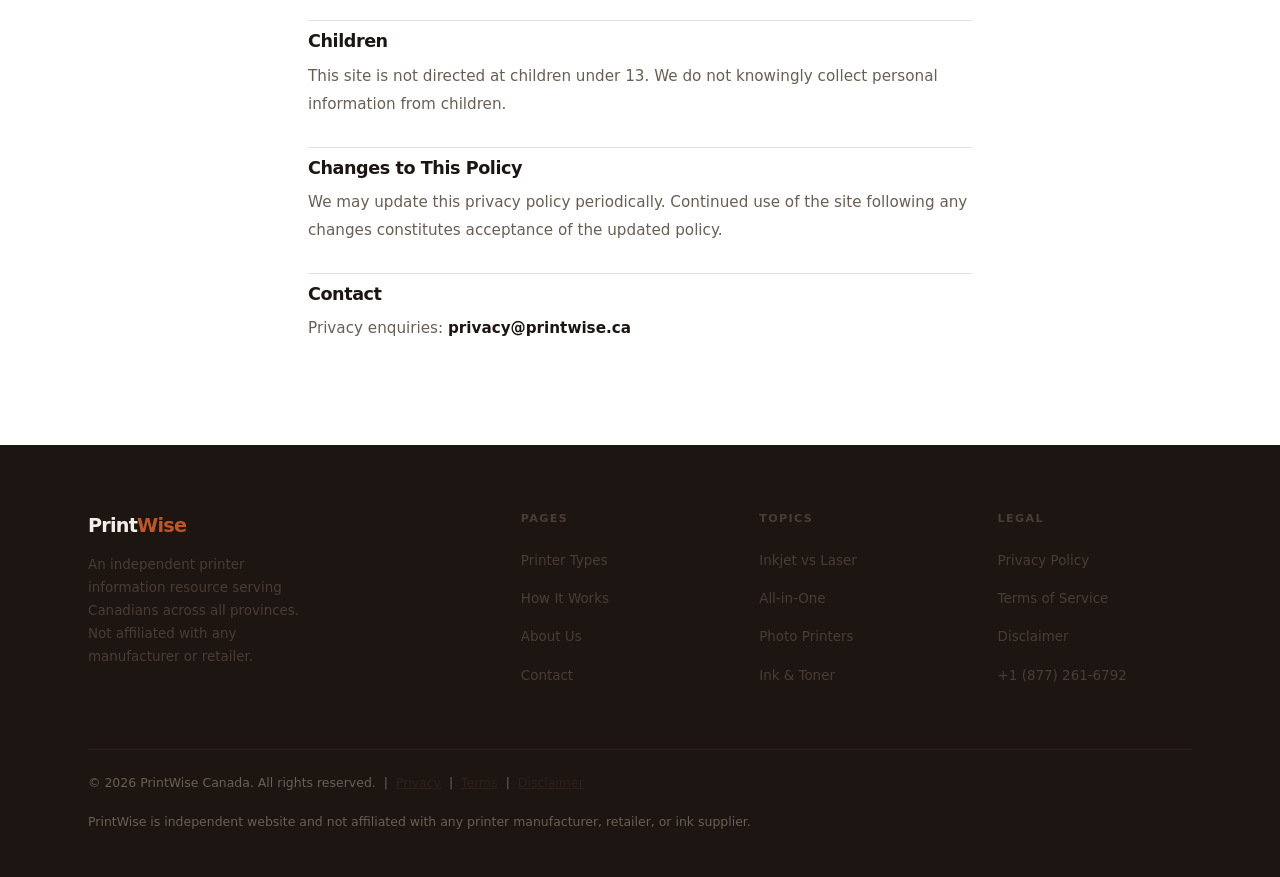
<file: privacy.html>
<!DOCTYPE html>
<html lang="en">
<head>
  <meta charset="UTF-8"/><meta name="viewport" content="width=device-width,initial-scale=1.0"/>
  <meta name="description" content="Privacy Policy — PrintWise Canada printer information resource."/>
  <title>Privacy Policy | PrintWise Canada</title>
  <link rel="stylesheet" href="style.css"/>
  <style>
    .lb{max-width:720px;margin:0 auto;padding:0 28px}
    .lb h2{font-size:1.1rem;margin:28px 0 10px;padding-top:10px;border-top:1px solid var(--border)}
    .lb h2:first-child{border-top:none;margin-top:0;padding-top:0}
    .lb p,.lb ul{font-size:0.95rem;color:var(--muted);line-height:1.87}
  </style>
</head>
<body>
<nav class="site-nav"><div class="shell"><div class="nav-inner">
  <a href="index.html" class="brand">Print<span>Wise</span></a>
  <ul class="nav-list" id="nm"><li><a href="index.html">Home</a></li><li><a href="types.html">Printer Types</a></li><li><a href="how-it-works.html">How It Works</a></li><li><a href="about.html">About</a></li><li><a href="contact.html">Contact</a></li></ul>
  <a href="contact.html" class="nav-btn">Ask a Question</a>
  <button class="ham" onclick="document.getElementById('nm').classList.toggle('open')">&#9776;</button>
</div></div></nav>
<div class="pg-banner"><div class="shell"><h1>Privacy Policy</h1><p>Last updated: January 1, 2025</p></div></div>
<div class="ad-slot">Advertisement</div>
<section class="sec"><div class="lb">
<p>PrintWise Canada is an independent informational website. This policy explains what information we collect from visitors and how we use it.</p>
<h2>Information We Collect</h2>
<ul>
<li><strong>Contact form submissions</strong> — name, email address, province/territory, and message content when you write to us</li>
<li><strong>Analytics data</strong> — pages visited, session duration, browser type, and device type, collected via analytics software to help us improve the site</li>
<li><strong>Cookies</strong> — for site functionality, analytics, and advertising as described below</li>
</ul>
<p>We do not collect payment information, government identification, or any sensitive personal data.</p>
<h2>How We Use Your Information</h2>
<ul>
<li>To respond to enquiries submitted through our contact form</li>
<li>To understand how Canadian visitors use the site and improve our content</li>
<li>To display relevant advertising through our third-party advertising partner</li>
</ul>
<h2>Cookies and Advertising</h2>
<p>We use analytics cookies to understand how visitors use our site. Our advertising partner may use cookies to serve advertising that reflects your interests based on prior browsing behaviour. You can manage cookie preferences through your browser settings or through any consent tool present on the site.</p>
<h2>Data Sharing</h2>
<p>We do not sell your personal information. We share data only with our hosting provider and advertising partner, both operating under appropriate data agreements. We do not share personal information with printer manufacturers, retailers, or any other third party for marketing purposes.</p>
<h2>Canadian Privacy Law</h2>
<p>PrintWise operates in accordance with Canada's Personal Information Protection and Electronic Documents Act (PIPEDA) and applicable provincial privacy legislation. Canadian residents may request access to, correction of, or deletion of their personal data held by us.</p>
<h2>Your Rights</h2>
<p>To exercise any of your privacy rights, email us at <strong>privacy@printwise.ca</strong>. We will respond within 30 days.</p>
<h2>Children</h2>
<p>This site is not directed at children under 13. We do not knowingly collect personal information from children.</p>
<h2>Changes to This Policy</h2>
<p>We may update this privacy policy periodically. Continued use of the site following any changes constitutes acceptance of the updated policy.</p>
<h2>Contact</h2>
<p>Privacy enquiries: <strong>privacy@printwise.ca</strong></p></div></section>
<footer class="footer"><div class="shell">
  <div class="ft-grid">
    <div class="ft-brand"><div class="ft-logo">Print<span>Wise</span></div><p>An independent printer information resource serving Canadians across all provinces. Not affiliated with any manufacturer or retailer.</p></div>
    <div class="fc"><h5>Pages</h5><ul><li><a href="types.html">Printer Types</a></li><li><a href="how-it-works.html">How It Works</a></li><li><a href="about.html">About Us</a></li><li><a href="contact.html">Contact</a></li></ul></div>
    <div class="fc"><h5>Topics</h5><ul><li><a href="types.html">Inkjet vs Laser</a></li><li><a href="types.html">All-in-One</a></li><li><a href="types.html">Photo Printers</a></li><li><a href="how-it-works.html">Ink & Toner</a></li></ul></div>
    <div class="fc"><h5>Legal</h5><ul><li><a href="privacy.html">Privacy Policy</a></li><li><a href="terms.html">Terms of Service</a></li><li><a href="disclaimer.html">Disclaimer</a></li><li><a href="tel:18772616792">+1 (877) 261-6792</a></li></ul></div>
  </div>
  <div class="ft-bot"><p>&copy; <span id="yr"></span> PrintWise Canada. All rights reserved. &nbsp;|&nbsp; <a href="privacy.html">Privacy</a> &nbsp;|&nbsp; <a href="terms.html">Terms</a> &nbsp;|&nbsp; <a href="disclaimer.html">Disclaimer</a></p>
  <p style="margin-top:5px;">PrintWise is independent website and not affiliated with any printer manufacturer, retailer, or ink supplier.</p></div>
</div></footer><script>document.getElementById("yr").textContent=new Date().getFullYear();</script>
</body></html>
</file>
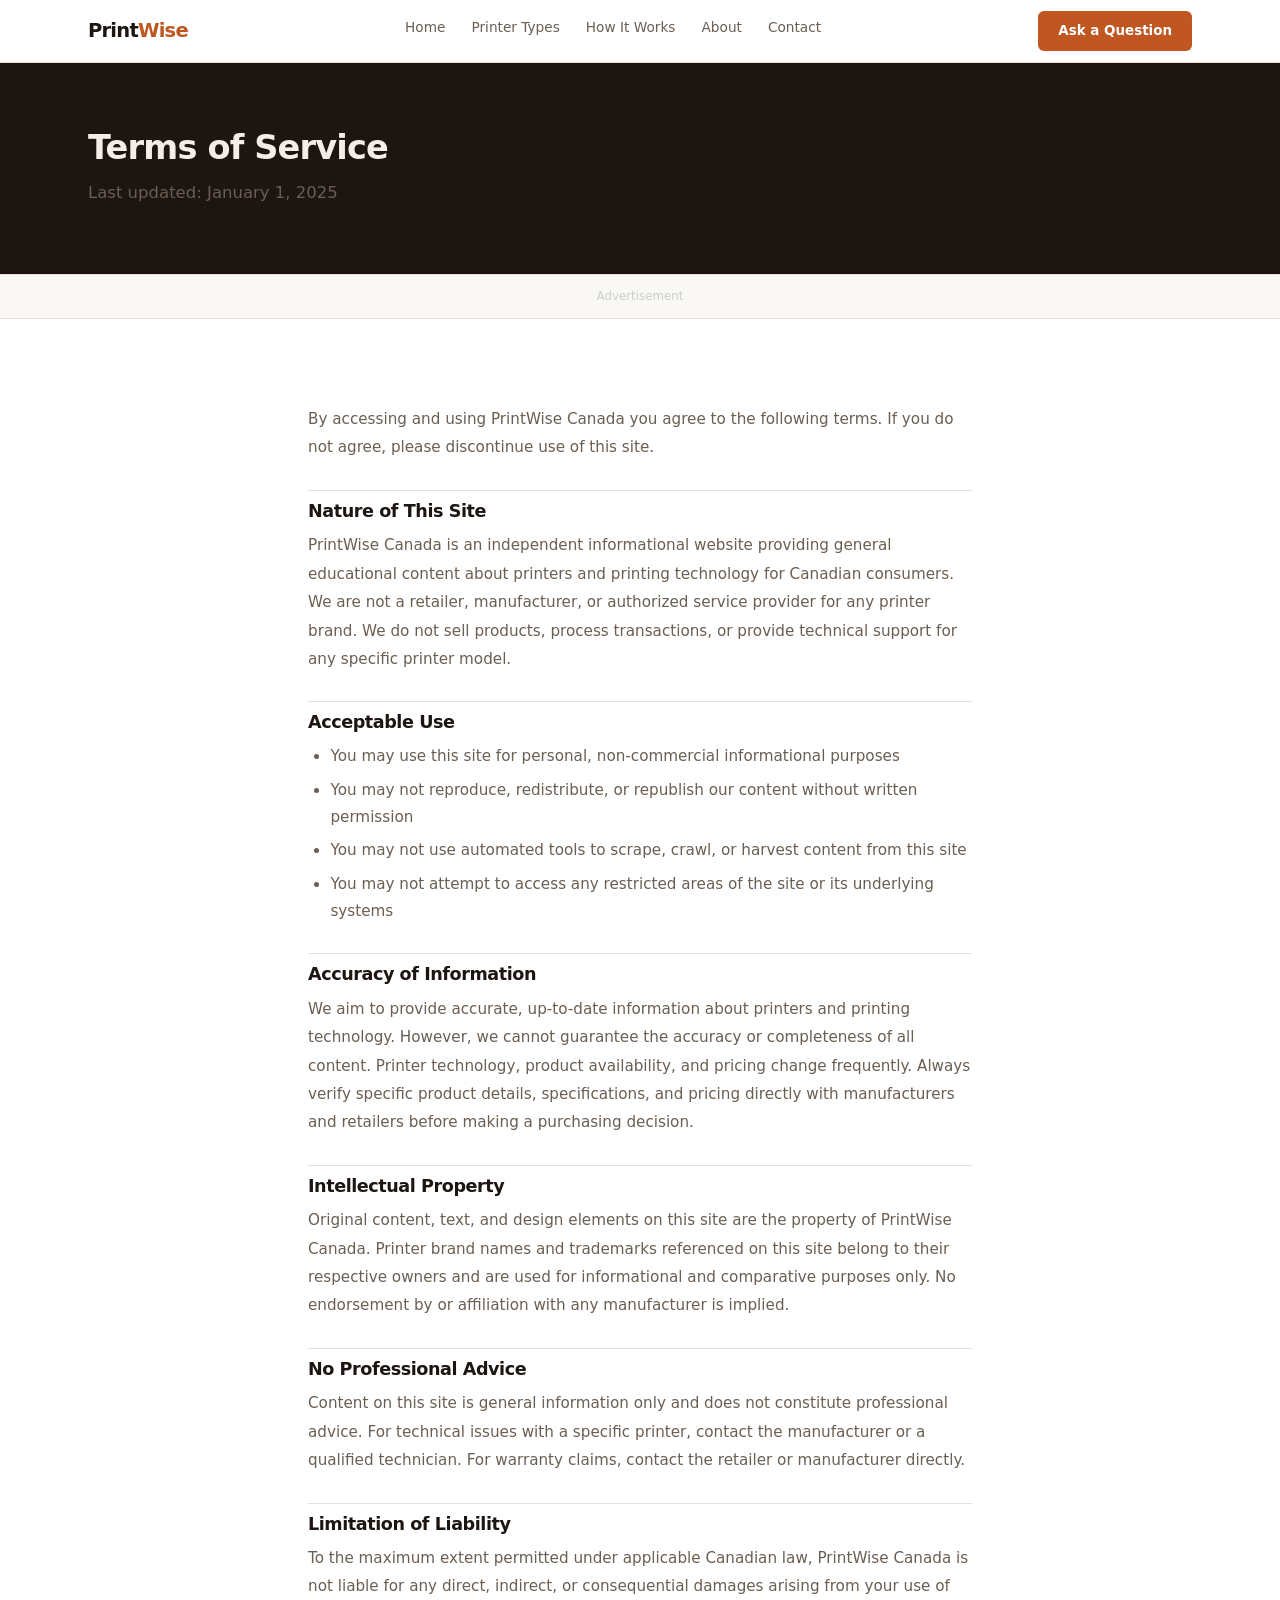
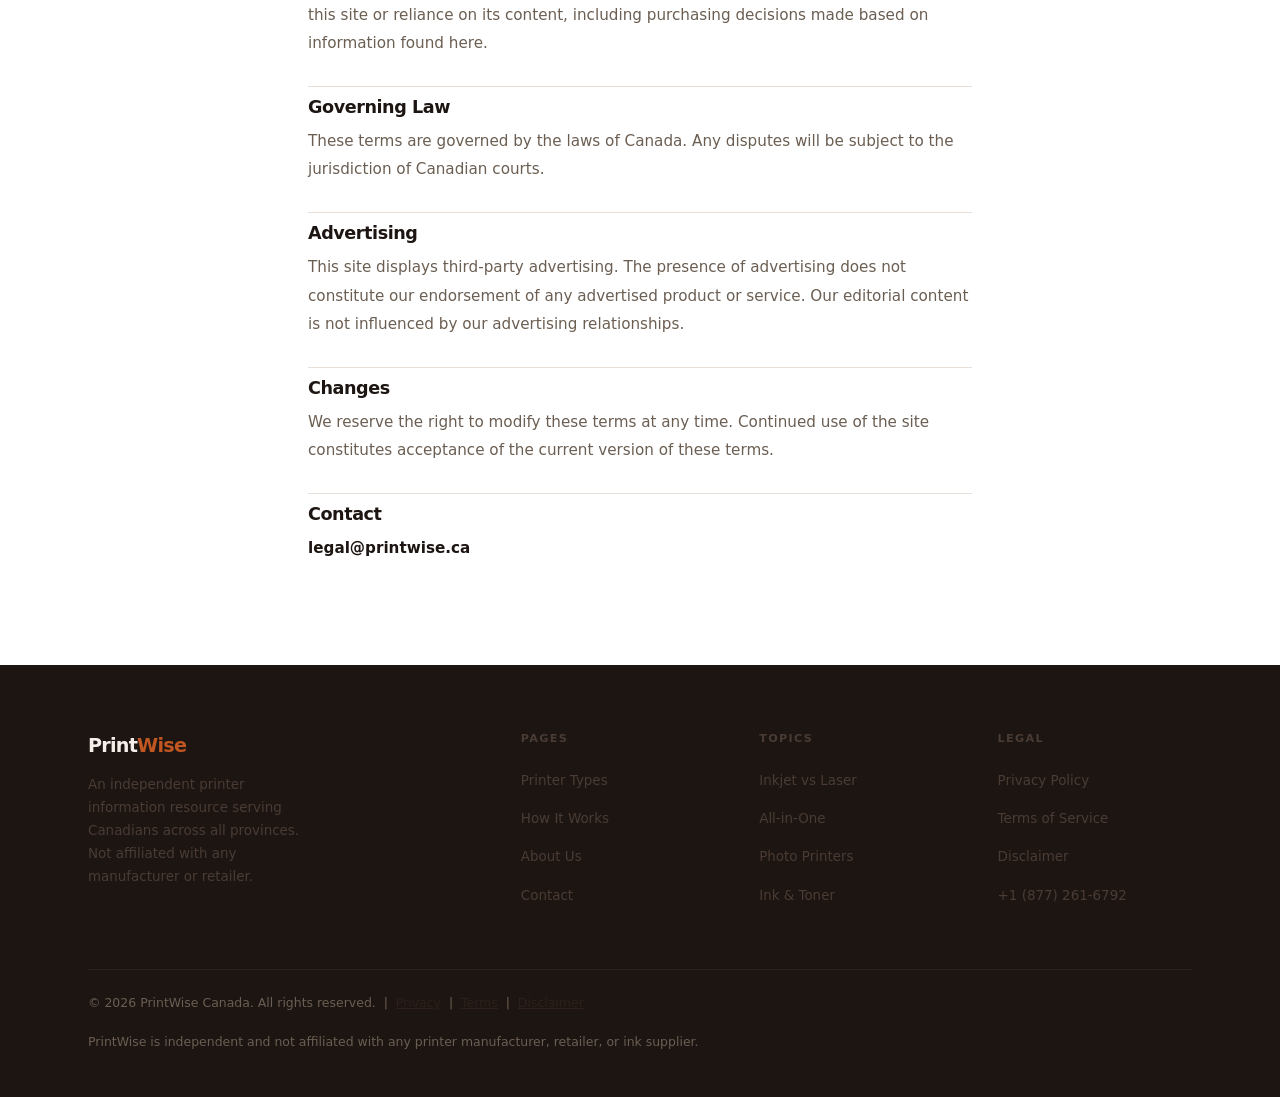
<file: terms.html>
<!DOCTYPE html>
<html lang="en">
<head>
  <meta charset="UTF-8"/><meta name="viewport" content="width=device-width,initial-scale=1.0"/>
  <meta name="description" content="Terms of Service — PrintWise Canada printer information resource."/>
  <title>Terms of Service | PrintWise Canada</title>
  <link rel="stylesheet" href="style.css"/>
  <style>
    .lb{max-width:720px;margin:0 auto;padding:0 28px}
    .lb h2{font-size:1.1rem;margin:28px 0 10px;padding-top:10px;border-top:1px solid var(--border)}
    .lb h2:first-child{border-top:none;margin-top:0;padding-top:0}
    .lb p,.lb ul{font-size:0.95rem;color:var(--muted);line-height:1.87}
  </style>
</head>
<body>
<nav class="site-nav"><div class="shell"><div class="nav-inner">
  <a href="index.html" class="brand">Print<span>Wise</span></a>
  <ul class="nav-list" id="nm"><li><a href="index.html">Home</a></li><li><a href="types.html">Printer Types</a></li><li><a href="how-it-works.html">How It Works</a></li><li><a href="about.html">About</a></li><li><a href="contact.html">Contact</a></li></ul>
  <a href="contact.html" class="nav-btn">Ask a Question</a>
  <button class="ham" onclick="document.getElementById('nm').classList.toggle('open')">&#9776;</button>
</div></div></nav>
<div class="pg-banner"><div class="shell"><h1>Terms of Service</h1><p>Last updated: January 1, 2025</p></div></div>
<div class="ad-slot">Advertisement</div>
<section class="sec"><div class="lb">
<p>By accessing and using PrintWise Canada you agree to the following terms. If you do not agree, please discontinue use of this site.</p>
<h2>Nature of This Site</h2>
<p>PrintWise Canada is an independent informational website providing general educational content about printers and printing technology for Canadian consumers. We are not a retailer, manufacturer, or authorized service provider for any printer brand. We do not sell products, process transactions, or provide technical support for any specific printer model.</p>
<h2>Acceptable Use</h2>
<ul>
<li>You may use this site for personal, non-commercial informational purposes</li>
<li>You may not reproduce, redistribute, or republish our content without written permission</li>
<li>You may not use automated tools to scrape, crawl, or harvest content from this site</li>
<li>You may not attempt to access any restricted areas of the site or its underlying systems</li>
</ul>
<h2>Accuracy of Information</h2>
<p>We aim to provide accurate, up-to-date information about printers and printing technology. However, we cannot guarantee the accuracy or completeness of all content. Printer technology, product availability, and pricing change frequently. Always verify specific product details, specifications, and pricing directly with manufacturers and retailers before making a purchasing decision.</p>
<h2>Intellectual Property</h2>
<p>Original content, text, and design elements on this site are the property of PrintWise Canada. Printer brand names and trademarks referenced on this site belong to their respective owners and are used for informational and comparative purposes only. No endorsement by or affiliation with any manufacturer is implied.</p>
<h2>No Professional Advice</h2>
<p>Content on this site is general information only and does not constitute professional advice. For technical issues with a specific printer, contact the manufacturer or a qualified technician. For warranty claims, contact the retailer or manufacturer directly.</p>
<h2>Limitation of Liability</h2>
<p>To the maximum extent permitted under applicable Canadian law, PrintWise Canada is not liable for any direct, indirect, or consequential damages arising from your use of this site or reliance on its content, including purchasing decisions made based on information found here.</p>
<h2>Governing Law</h2>
<p>These terms are governed by the laws of Canada. Any disputes will be subject to the jurisdiction of Canadian courts.</p>
<h2>Advertising</h2>
<p>This site displays third-party advertising. The presence of advertising does not constitute our endorsement of any advertised product or service. Our editorial content is not influenced by our advertising relationships.</p>
<h2>Changes</h2>
<p>We reserve the right to modify these terms at any time. Continued use of the site constitutes acceptance of the current version of these terms.</p>
<h2>Contact</h2>
<p><strong>legal@printwise.ca</strong></p></div></section>
<footer class="footer"><div class="shell">
  <div class="ft-grid">
    <div class="ft-brand"><div class="ft-logo">Print<span>Wise</span></div><p>An independent printer information resource serving Canadians across all provinces. Not affiliated with any manufacturer or retailer.</p></div>
    <div class="fc"><h5>Pages</h5><ul><li><a href="types.html">Printer Types</a></li><li><a href="how-it-works.html">How It Works</a></li><li><a href="about.html">About Us</a></li><li><a href="contact.html">Contact</a></li></ul></div>
    <div class="fc"><h5>Topics</h5><ul><li><a href="types.html">Inkjet vs Laser</a></li><li><a href="types.html">All-in-One</a></li><li><a href="types.html">Photo Printers</a></li><li><a href="how-it-works.html">Ink & Toner</a></li></ul></div>
    <div class="fc"><h5>Legal</h5><ul><li><a href="privacy.html">Privacy Policy</a></li><li><a href="terms.html">Terms of Service</a></li><li><a href="disclaimer.html">Disclaimer</a></li><li><a href="tel:18772616792">+1 (877) 261-6792</a></li></ul></div>
  </div>
  <div class="ft-bot"><p>&copy; <span id="yr"></span> PrintWise Canada. All rights reserved. &nbsp;|&nbsp; <a href="privacy.html">Privacy</a> &nbsp;|&nbsp; <a href="terms.html">Terms</a> &nbsp;|&nbsp; <a href="disclaimer.html">Disclaimer</a></p>
  <p style="margin-top:5px;">PrintWise is independent and not affiliated with any printer manufacturer, retailer, or ink supplier.</p></div>
</div></footer><script>document.getElementById("yr").textContent=new Date().getFullYear();</script>
</body></html>
</file>
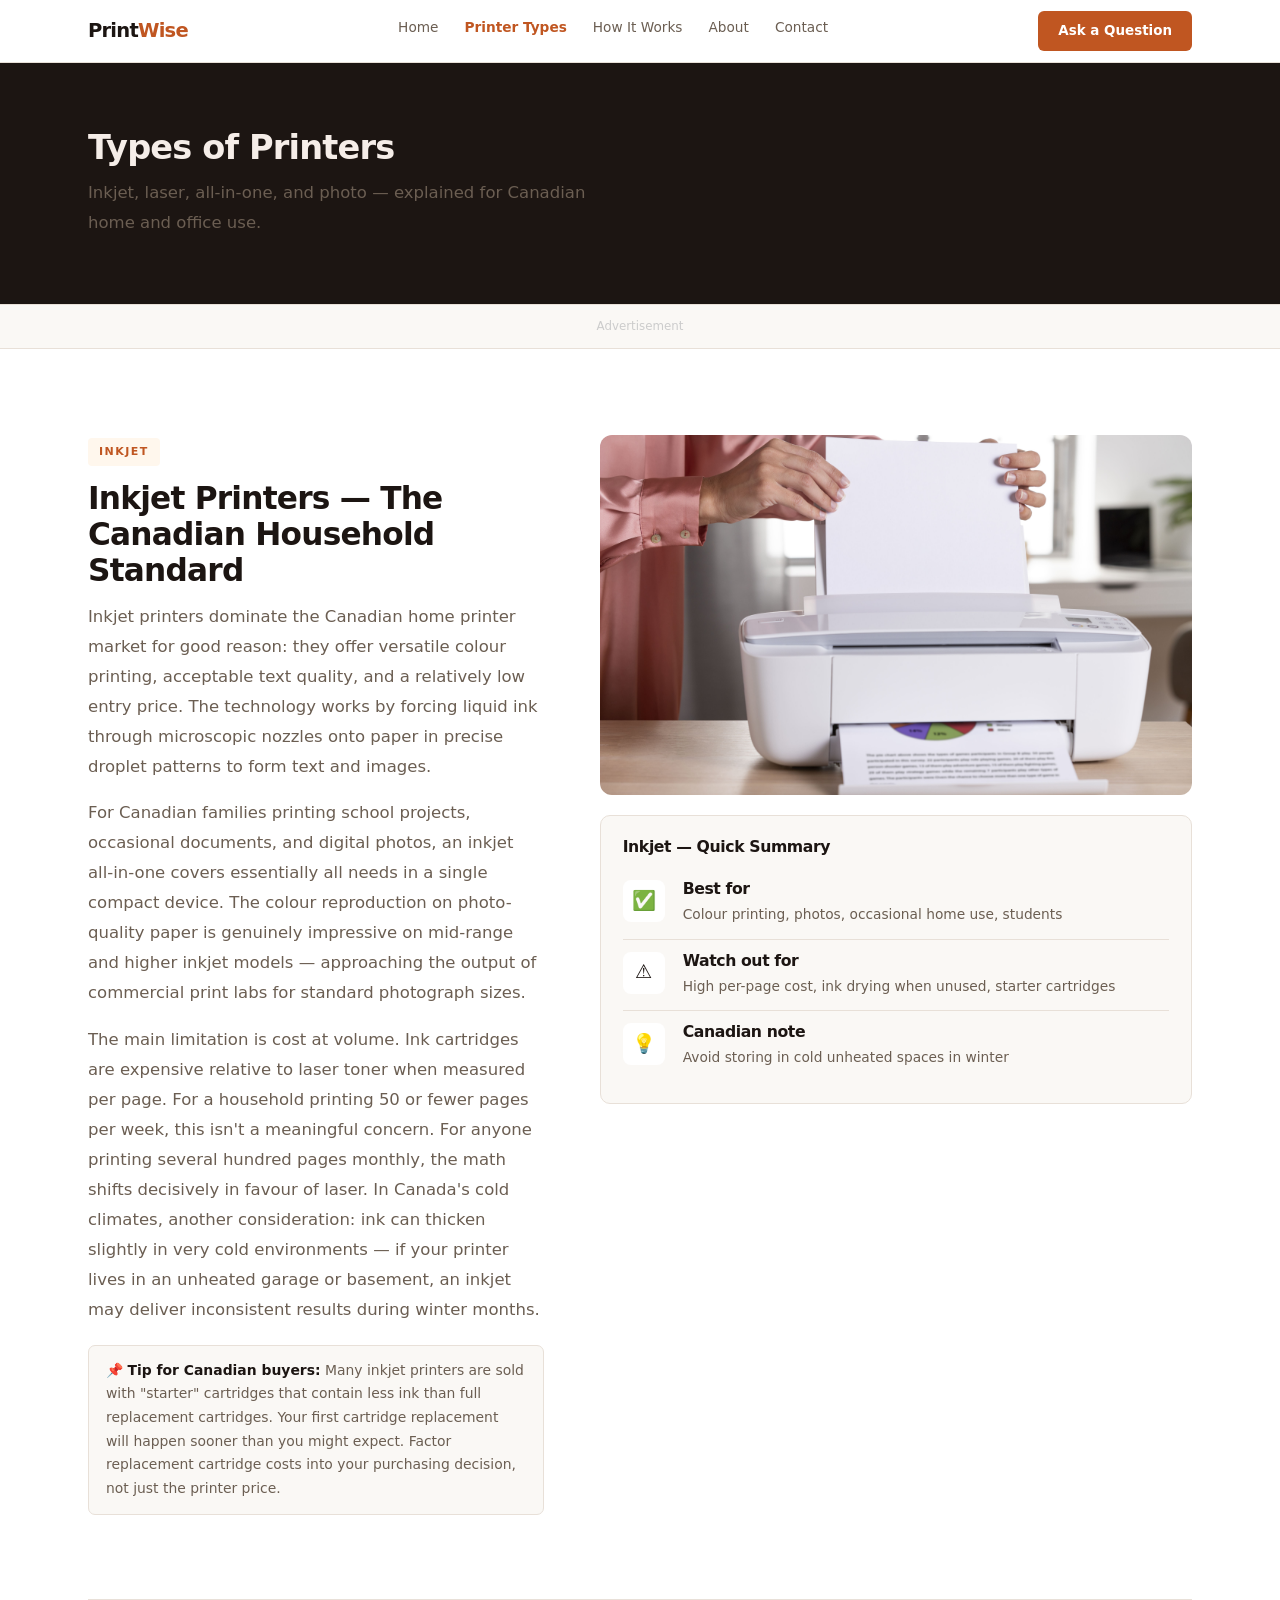
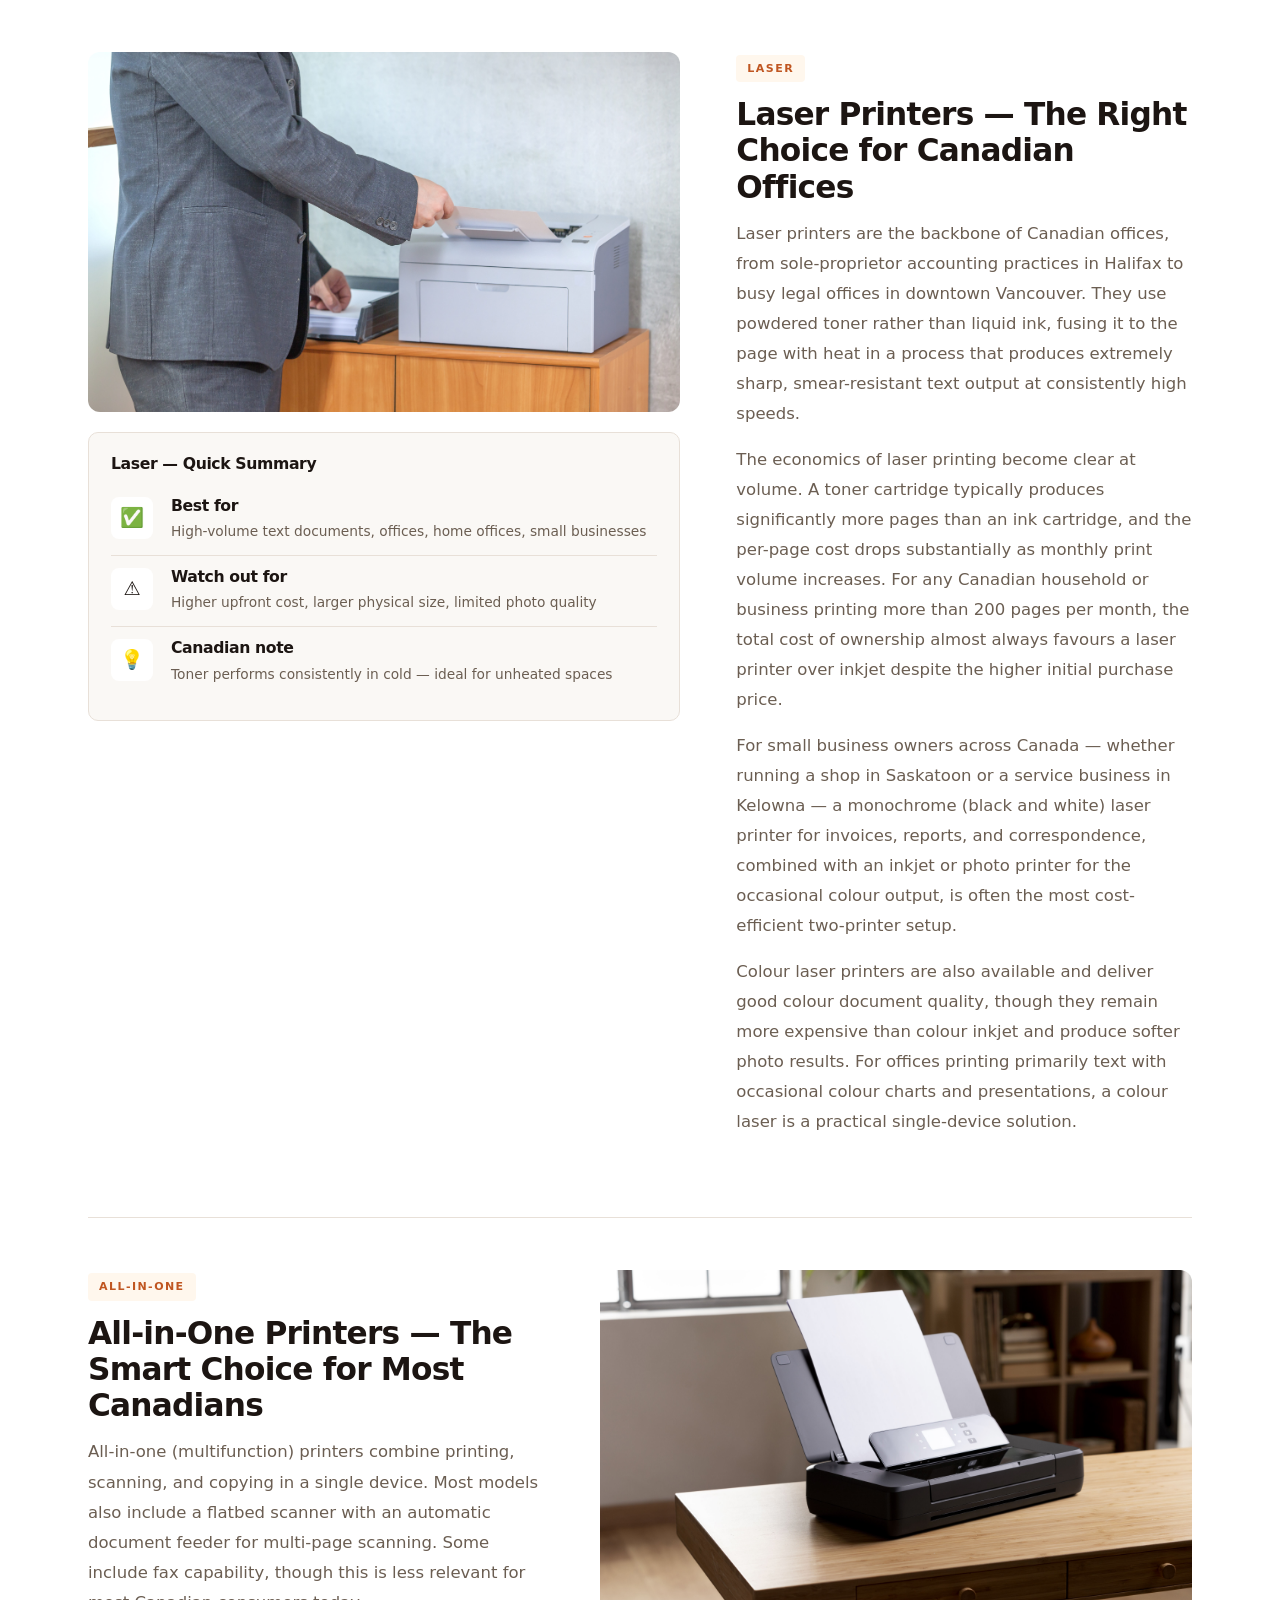
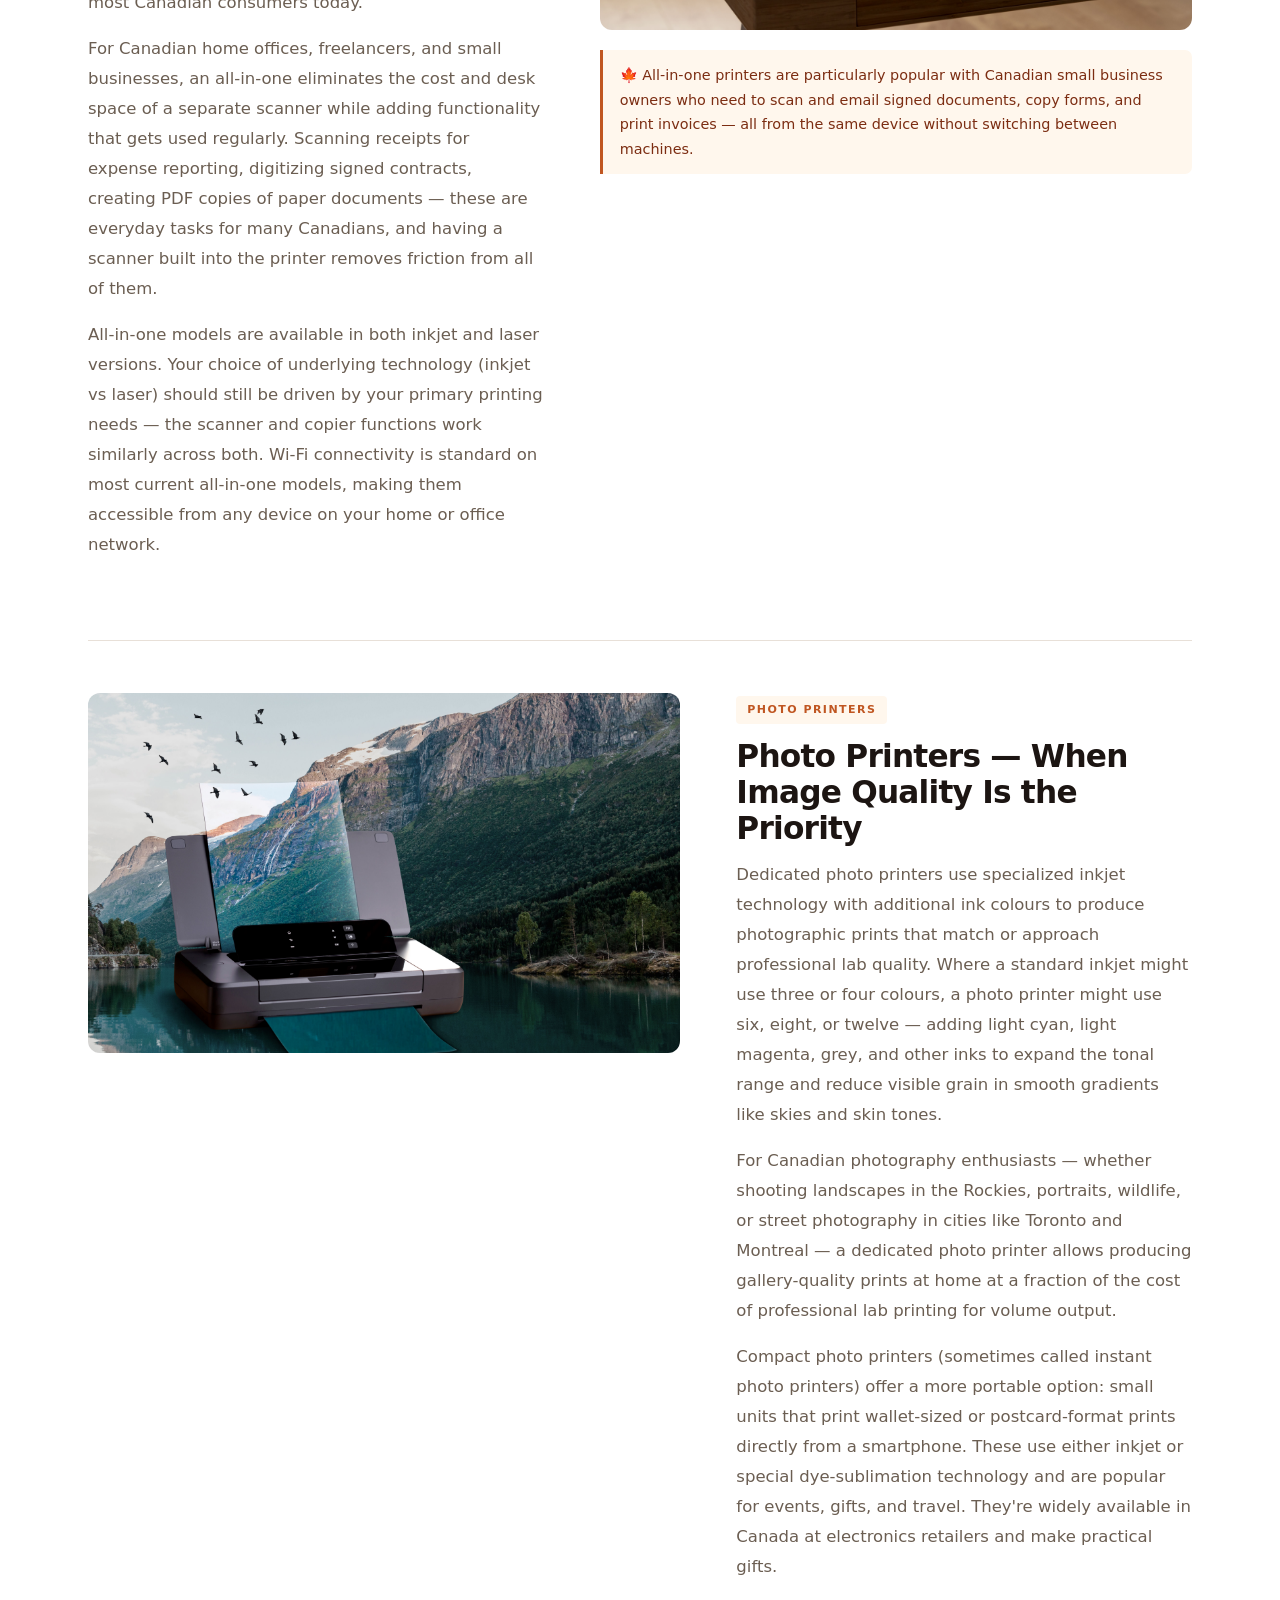
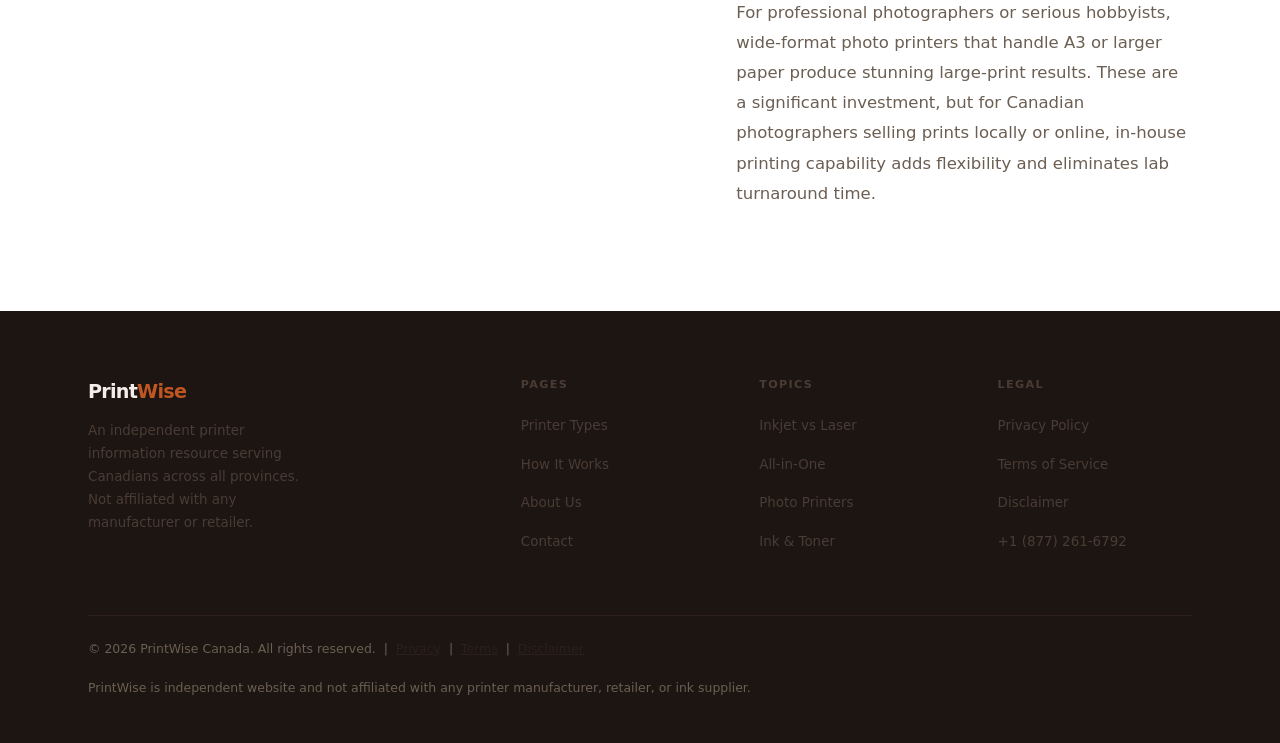
<file: types.html>
<!DOCTYPE html>
<html lang="en">
<head>
  <meta charset="UTF-8"/><meta name="viewport" content="width=device-width,initial-scale=1.0"/>
  <meta name="description" content="The four main types of printers explained for Canadian buyers — inkjet, laser, all-in-one, and photo printers."/>
  <title>Types of Printers | PrintWise Canada</title>
  <link rel="stylesheet" href="style.css"/>
</head>
<body>
<nav class="site-nav"><div class="shell"><div class="nav-inner">
  <a href="index.html" class="brand">Print<span>Wise</span></a>
  <ul class="nav-list" id="nm"><li><a href="index.html">Home</a></li><li><a href="types.html" class="on">Printer Types</a></li><li><a href="how-it-works.html">How It Works</a></li><li><a href="about.html">About</a></li><li><a href="contact.html">Contact</a></li></ul>
  <a href="contact.html" class="nav-btn">Ask a Question</a>
  <button class="ham" onclick="document.getElementById('nm').classList.toggle('open')">&#9776;</button>
</div></div></nav>
<div class="pg-banner"><div class="shell"><h1>Types of Printers</h1><p>Inkjet, laser, all-in-one, and photo — explained for Canadian home and office use.</p></div></div>
<div class="ad-slot">Advertisement</div>
<section class="sec"><div class="shell">
  <div class="g-6040" style="margin-bottom:64px;">
    <div>
      <span class="tag">Inkjet</span>
      <h2 style="margin-bottom:14px;">Inkjet Printers — The Canadian Household Standard</h2>
      <p>Inkjet printers dominate the Canadian home printer market for good reason: they offer versatile colour printing, acceptable text quality, and a relatively low entry price. The technology works by forcing liquid ink through microscopic nozzles onto paper in precise droplet patterns to form text and images.</p>
      <p>For Canadian families printing school projects, occasional documents, and digital photos, an inkjet all-in-one covers essentially all needs in a single compact device. The colour reproduction on photo-quality paper is genuinely impressive on mid-range and higher inkjet models — approaching the output of commercial print labs for standard photograph sizes.</p>
      <p>The main limitation is cost at volume. Ink cartridges are expensive relative to laser toner when measured per page. For a household printing 50 or fewer pages per week, this isn't a meaningful concern. For anyone printing several hundred pages monthly, the math shifts decisively in favour of laser. In Canada's cold climates, another consideration: ink can thicken slightly in very cold environments — if your printer lives in an unheated garage or basement, an inkjet may deliver inconsistent results during winter months.</p>
      <div class="notice">📌 <strong>Tip for Canadian buyers:</strong> Many inkjet printers are sold with "starter" cartridges that contain less ink than full replacement cartridges. Your first cartridge replacement will happen sooner than you might expect. Factor replacement cartridge costs into your purchasing decision, not just the printer price.</div>
    </div>
    <div>
      <img src="inkjet.jpg" alt="Inkjet printer printing a colour document" style="width:100%;border-radius:12px;object-fit:cover;max-height:360px;margin-bottom:20px;"/>
      <div style="background:var(--bg-warm);border:1px solid var(--border);border-radius:10px;padding:22px;">
        <h4 style="margin-bottom:12px;">Inkjet — Quick Summary</h4>
        <div class="feat-row" style="padding:12px 0;"><div class="feat-icon" style="background:var(--bg);">✅</div><div><h4>Best for</h4><p style="font-size:0.86rem;margin:0;">Colour printing, photos, occasional home use, students</p></div></div>
        <div class="feat-row" style="padding:12px 0;"><div class="feat-icon" style="background:var(--bg);">⚠️</div><div><h4>Watch out for</h4><p style="font-size:0.86rem;margin:0;">High per-page cost, ink drying when unused, starter cartridges</p></div></div>
        <div class="feat-row" style="padding:12px 0; border-bottom:none;"><div class="feat-icon" style="background:var(--bg);">💡</div><div><h4>Canadian note</h4><p style="font-size:0.86rem;margin:0;">Avoid storing in cold unheated spaces in winter</p></div></div>
      </div>
    </div>
  </div>

  <hr class="hr"/>

  <div class="g-4060" style="margin-bottom:64px;">
    <div>
      <img src="laser.jpg" alt="Laser printer printing a document in an office" style="width:100%;border-radius:12px;object-fit:cover;max-height:360px;margin-bottom:20px;"/>
      <div style="background:var(--bg-warm);border:1px solid var(--border);border-radius:10px;padding:22px;">
        <h4 style="margin-bottom:12px;">Laser — Quick Summary</h4>
        <div class="feat-row" style="padding:12px 0;"><div class="feat-icon" style="background:var(--bg);">✅</div><div><h4>Best for</h4><p style="font-size:0.86rem;margin:0;">High-volume text documents, offices, home offices, small businesses</p></div></div>
        <div class="feat-row" style="padding:12px 0;"><div class="feat-icon" style="background:var(--bg);">⚠️</div><div><h4>Watch out for</h4><p style="font-size:0.86rem;margin:0;">Higher upfront cost, larger physical size, limited photo quality</p></div></div>
        <div class="feat-row" style="padding:12px 0;border-bottom:none;"><div class="feat-icon" style="background:var(--bg);">💡</div><div><h4>Canadian note</h4><p style="font-size:0.86rem;margin:0;">Toner performs consistently in cold — ideal for unheated spaces</p></div></div>
      </div>
    </div>
    <div>
      <span class="tag">Laser</span>
      <h2 style="margin-bottom:14px;">Laser Printers — The Right Choice for Canadian Offices</h2>
      <p>Laser printers are the backbone of Canadian offices, from sole-proprietor accounting practices in Halifax to busy legal offices in downtown Vancouver. They use powdered toner rather than liquid ink, fusing it to the page with heat in a process that produces extremely sharp, smear-resistant text output at consistently high speeds.</p>
      <p>The economics of laser printing become clear at volume. A toner cartridge typically produces significantly more pages than an ink cartridge, and the per-page cost drops substantially as monthly print volume increases. For any Canadian household or business printing more than 200 pages per month, the total cost of ownership almost always favours a laser printer over inkjet despite the higher initial purchase price.</p>
      <p>For small business owners across Canada — whether running a shop in Saskatoon or a service business in Kelowna — a monochrome (black and white) laser printer for invoices, reports, and correspondence, combined with an inkjet or photo printer for the occasional colour output, is often the most cost-efficient two-printer setup.</p>
      <p>Colour laser printers are also available and deliver good colour document quality, though they remain more expensive than colour inkjet and produce softer photo results. For offices printing primarily text with occasional colour charts and presentations, a colour laser is a practical single-device solution.</p>
    </div>
  </div>

  <hr class="hr"/>

  <div class="g-6040" style="margin-bottom:64px;">
    <div>
      <span class="tag">All-in-One</span>
      <h2 style="margin-bottom:14px;">All-in-One Printers — The Smart Choice for Most Canadians</h2>
      <p>All-in-one (multifunction) printers combine printing, scanning, and copying in a single device. Most models also include a flatbed scanner with an automatic document feeder for multi-page scanning. Some include fax capability, though this is less relevant for most Canadian consumers today.</p>
      <p>For Canadian home offices, freelancers, and small businesses, an all-in-one eliminates the cost and desk space of a separate scanner while adding functionality that gets used regularly. Scanning receipts for expense reporting, digitizing signed contracts, creating PDF copies of paper documents — these are everyday tasks for many Canadians, and having a scanner built into the printer removes friction from all of them.</p>
      <p>All-in-one models are available in both inkjet and laser versions. Your choice of underlying technology (inkjet vs laser) should still be driven by your primary printing needs — the scanner and copier functions work similarly across both. Wi-Fi connectivity is standard on most current all-in-one models, making them accessible from any device on your home or office network.</p>
    </div>
    <div>
      <img src="allinone.jpg" alt="All-in-one multifunction printer with scanner on a home office desk" style="width:100%;border-radius:12px;object-fit:cover;max-height:360px;margin-bottom:20px;"/>
      <div class="callout">🍁 All-in-one printers are particularly popular with Canadian small business owners who need to scan and email signed documents, copy forms, and print invoices — all from the same device without switching between machines.</div>
    </div>
  </div>

  <hr class="hr"/>

  <div class="g-4060">
    <div>
      <img src="photo-printer.jpg" alt="Photo printer printing a high quality photograph" style="width:100%;border-radius:12px;object-fit:cover;max-height:360px;"/>
    </div>
    <div>
      <span class="tag">Photo Printers</span>
      <h2 style="margin-bottom:14px;">Photo Printers — When Image Quality Is the Priority</h2>
      <p>Dedicated photo printers use specialized inkjet technology with additional ink colours to produce photographic prints that match or approach professional lab quality. Where a standard inkjet might use three or four colours, a photo printer might use six, eight, or twelve — adding light cyan, light magenta, grey, and other inks to expand the tonal range and reduce visible grain in smooth gradients like skies and skin tones.</p>
      <p>For Canadian photography enthusiasts — whether shooting landscapes in the Rockies, portraits, wildlife, or street photography in cities like Toronto and Montreal — a dedicated photo printer allows producing gallery-quality prints at home at a fraction of the cost of professional lab printing for volume output.</p>
      <p>Compact photo printers (sometimes called instant photo printers) offer a more portable option: small units that print wallet-sized or postcard-format prints directly from a smartphone. These use either inkjet or special dye-sublimation technology and are popular for events, gifts, and travel. They're widely available in Canada at electronics retailers and make practical gifts.</p>
      <p>For professional photographers or serious hobbyists, wide-format photo printers that handle A3 or larger paper produce stunning large-print results. These are a significant investment, but for Canadian photographers selling prints locally or online, in-house printing capability adds flexibility and eliminates lab turnaround time.</p>
    </div>
  </div>
</div></section>
<footer class="footer"><div class="shell">
  <div class="ft-grid">
    <div class="ft-brand"><div class="ft-logo">Print<span>Wise</span></div><p>An independent printer information resource serving Canadians across all provinces. Not affiliated with any manufacturer or retailer.</p></div>
    <div class="fc"><h5>Pages</h5><ul><li><a href="types.html">Printer Types</a></li><li><a href="how-it-works.html">How It Works</a></li><li><a href="about.html">About Us</a></li><li><a href="contact.html">Contact</a></li></ul></div>
    <div class="fc"><h5>Topics</h5><ul><li><a href="types.html">Inkjet vs Laser</a></li><li><a href="types.html">All-in-One</a></li><li><a href="types.html">Photo Printers</a></li><li><a href="how-it-works.html">Ink & Toner</a></li></ul></div>
    <div class="fc"><h5>Legal</h5><ul><li><a href="privacy.html">Privacy Policy</a></li><li><a href="terms.html">Terms of Service</a></li><li><a href="disclaimer.html">Disclaimer</a></li><li><a href="tel:18772616792">+1 (877) 261-6792</a></li></ul></div>
  </div>
  <div class="ft-bot"><p>&copy; <span id="yr"></span> PrintWise Canada. All rights reserved. &nbsp;|&nbsp; <a href="privacy.html">Privacy</a> &nbsp;|&nbsp; <a href="terms.html">Terms</a> &nbsp;|&nbsp; <a href="disclaimer.html">Disclaimer</a></p>
  <p style="margin-top:5px;">PrintWise is independent website and not affiliated with any printer manufacturer, retailer, or ink supplier.</p></div>
</div></footer><script>document.getElementById("yr").textContent=new Date().getFullYear();</script>
</body></html>
</file>
<file: style.css>
/* ═══════════════════════════════════════════════
   PrintWise — Printer Information Resource
   Warm amber · Light hero · Canada-focused
═══════════════════════════════════════════════ */

*, *::before, *::after { box-sizing: border-box; margin: 0; padding: 0; }
html { scroll-behavior: smooth; overflow-x: hidden; }

:root {
  --bg:        #ffffff;
  --bg-warm:   #faf8f5;
  --bg-amber:  #fff7ed;
  --dark:      #1c1512;
  --text:      #1c1512;
  --muted:     #6b5e52;
  --light:     #a09080;
  --accent:    #c05621;
  --accent-lt: #fff7ed;
  --accent-dk: #9a3412;
  --border:    #e8e0d8;
  --border-dk: #d4c8bc;
  --green:     #15803d;
}

body {
  font-family: system-ui, -apple-system, 'Segoe UI', sans-serif;
  font-size: 16.5px;
  line-height: 1.78;
  color: var(--text);
  background: var(--bg);
  -webkit-font-smoothing: antialiased;
  overflow-x: hidden;
  width: 100%;
}

img { display: block; max-width: 100%; height: auto; }
a   { color: var(--accent); }
a:hover { color: var(--accent-dk); }

h1, h2, h3, h4 {
  font-weight: 800;
  line-height: 1.16;
  letter-spacing: -0.025em;
  color: var(--text);
}
h1 { font-size: 2.9rem; }
h2 { font-size: 1.95rem; }
h3 { font-size: 1.2rem; }
h4 { font-size: 0.98rem; }

p  { color: var(--muted); margin-bottom: 1rem; line-height: 1.82; }
ul, ol { padding-left: 1.4rem; color: var(--muted); margin-bottom: 1rem; }
li { margin-bottom: 0.42rem; line-height: 1.78; }
strong { color: var(--text); font-weight: 600; }

/* ── Containers ─────────────────────────── */
.shell    { max-width: 1160px; margin: 0 auto; padding: 0 28px; }
.shell-md { max-width: 880px;  margin: 0 auto; padding: 0 28px; }
.shell-sm { max-width: 680px;  margin: 0 auto; padding: 0 28px; }

/* ── Nav ────────────────────────────────── */
.site-nav {
  position: sticky; top: 0; z-index: 400;
  background: rgba(255,255,255,.97);
  backdrop-filter: blur(8px);
  border-bottom: 1px solid var(--border);
}
.nav-inner {
  display: flex; align-items: center;
  justify-content: space-between;
  height: 62px; gap: 14px;
}
.brand {
  font-size: 1.22rem; font-weight: 900;
  letter-spacing: -0.04em; color: var(--dark);
  text-decoration: none;
}
.brand span { color: var(--accent); }
.brand:hover { text-decoration: none; color: var(--dark); }

.nav-list { display: flex; list-style: none; padding: 0; margin: 0; }
.nav-list a {
  display: block; font-size: 0.855rem; font-weight: 500;
  color: var(--muted); padding: 8px 13px; border-radius: 6px;
  text-decoration: none; transition: background 0.14s, color 0.14s;
}
.nav-list a:hover { background: var(--bg-warm); color: var(--text); }
.nav-list a.on    { color: var(--accent); font-weight: 700; }

.nav-btn {
  font-size: 0.84rem; font-weight: 700;
  background: var(--accent); color: #fff;
  padding: 8px 20px; border-radius: 6px;
  text-decoration: none; white-space: nowrap;
  transition: background 0.14s;
}
.nav-btn:hover { background: var(--accent-dk); color: #fff; text-decoration: none; }

.ham {
  display: none; background: none;
  border: 1px solid var(--border); border-radius: 6px;
  padding: 6px 10px; cursor: pointer; font-size: 1rem; color: var(--text);
}

/* ── Buttons ─────────────────────────────── */
.btn {
  display: inline-block; padding: 11px 26px;
  font-size: 0.89rem; font-weight: 700;
  text-decoration: none; border-radius: 7px;
  border: 2px solid transparent;
  transition: all 0.16s; cursor: pointer;
}
.btn-amber   { background: var(--accent);   color: #fff; border-color: var(--accent); }
.btn-amber:hover   { background: var(--accent-dk); border-color: var(--accent-dk); color: #fff; text-decoration: none; }
.btn-outline { background: transparent; border-color: var(--border-dk); color: var(--text); }
.btn-outline:hover { border-color: var(--accent); color: var(--accent); text-decoration: none; }
.btn-dark    { background: var(--dark); color: #fff; border-color: var(--dark); }
.btn-dark:hover    { background: #2d201a; color: #fff; text-decoration: none; }
.btn-outline-lt { background: transparent; border-color: rgba(255,255,255,.4); color: #fff; }
.btn-outline-lt:hover { border-color: #fff; text-decoration: none; }

/* ── Tag ─────────────────────────────────── */
.tag {
  display: inline-block;
  font-size: 0.69rem; font-weight: 700;
  text-transform: uppercase; letter-spacing: 0.13em;
  padding: 4px 11px; border-radius: 4px;
  background: var(--accent-lt); color: var(--accent);
  margin-bottom: 14px;
}
.tag-dk { background: rgba(192,86,33,.15); color: #fb923c; }

/* ── Ad slot ─────────────────────────────── */
.ad-slot {
  text-align: center; padding: 11px;
  background: var(--bg-warm);
  border-top: 1px solid var(--border);
  border-bottom: 1px solid var(--border);
  font-size: 0.74rem; color: #ccc;
}

/* ── Sections ────────────────────────────── */
.sec     { padding: 86px 0; width: 100%; }
.sec-warm{ padding: 86px 0; background: var(--bg-warm); width: 100%; }
.sec-amb { padding: 86px 0; background: var(--bg-amber); width: 100%; }
.sec-dark{ padding: 86px 0; background: var(--dark); width: 100%; }
.sec-dark h2, .sec-dark h3, .sec-dark h4 { color: #f5ede8; }
.sec-dark p { color: #6b5e52; }
.sec-dark strong { color: #b09080; }
.sec-accent { padding: 86px 0; background: var(--accent); width: 100%; }
.sec-accent h2 { color: #fff; }
.sec-accent p  { color: rgba(255,255,255,.82); }

/* ── Hero — light, split layout ─────────── */
.hero {
  padding: 92px 0 80px;
  background: linear-gradient(135deg, #fff 55%, var(--bg-amber) 100%);
  border-bottom: 1px solid var(--border);
  width: 100%; overflow: hidden;
}
.hero-grid {
  display: grid;
  grid-template-columns: 1fr 1fr;
  gap: 52px; align-items: center;
}
.hero-left h1 { margin-bottom: 16px; }
.hero-left h1 span { color: var(--accent); }
.hero-left p  { font-size: 1.06rem; max-width: 420px; margin-bottom: 28px; }
.hero-btns { display: flex; gap: 12px; flex-wrap: wrap; margin-bottom: 36px; }
.hero-meta {
  display: flex; gap: 24px; flex-wrap: wrap;
  padding-top: 24px; border-top: 1px solid var(--border);
}
.hero-meta-item span {
  display: block; font-size: 1.4rem; font-weight: 900;
  color: var(--text); letter-spacing: -0.04em; line-height: 1;
}
.hero-meta-item small { font-size: 0.74rem; color: var(--light); text-transform: uppercase; letter-spacing: 0.06em; }
.hero-right img { width: 100%; border-radius: 14px; object-fit: cover; max-height: 440px; }
.hero-right { position: relative; }
.hero-badge {
  position: absolute; bottom: 18px; left: 18px;
  background: #fff; border: 1px solid var(--border);
  border-radius: 10px; padding: 12px 16px;
  display: flex; gap: 10px; align-items: center;
  box-shadow: 0 4px 20px rgba(0,0,0,.08);
}
.hero-badge .hb-icon { font-size: 1.4rem; }
.hero-badge strong { display: block; font-size: 0.88rem; color: var(--text); line-height: 1.2; }
.hero-badge small  { font-size: 0.74rem; color: var(--muted); }

/* ── Stats strip ─────────────────────────── */
.stats-strip {
  display: grid; grid-template-columns: repeat(4,1fr);
  width: 100%;
}
.ss-cell {
  padding: 26px 20px; text-align: center;
  border-right: 1px solid var(--border);
  min-width: 0;
}
.ss-cell:last-child { border-right: none; }
.ss-num {
  font-size: 2rem; font-weight: 900; color: var(--accent);
  letter-spacing: -0.04em; line-height: 1; display: block;
  word-break: break-word;
}
.ss-lbl {
  font-size: 0.74rem; color: var(--light);
  text-transform: uppercase; letter-spacing: 0.06em;
  margin-top: 5px; line-height: 1.3;
}

/* ── Horizontal type cards ───────────────── */
.type-card {
  display: grid;
  grid-template-columns: 72px 1fr;
  gap: 22px; align-items: start;
  padding: 28px 28px;
  border: 1px solid var(--border);
  border-radius: 10px;
  margin-bottom: 14px;
  transition: border-color 0.15s, box-shadow 0.15s;
}
.type-card:hover { border-color: var(--accent); box-shadow: 0 0 0 3px var(--accent-lt); }
.type-card:last-child { margin-bottom: 0; }
.tc-icon { font-size: 2.2rem; line-height: 1; margin-top: 4px; }
.type-card h3 { margin-bottom: 6px; }
.type-card p  { font-size: 0.93rem; margin: 0; line-height: 1.72; }
.tc-badge {
  display: inline-block; font-size: 0.68rem; font-weight: 700;
  text-transform: uppercase; letter-spacing: 0.08em;
  background: var(--accent-lt); color: var(--accent);
  padding: 2px 9px; border-radius: 100px; margin-left: 8px;
  vertical-align: middle;
}

/* ── Feature rows ────────────────────────── */
.feat-row {
  display: flex; gap: 18px; align-items: flex-start;
  padding: 22px 0; border-bottom: 1px solid var(--border);
}
.feat-row:last-child { border-bottom: none; }
.feat-icon {
  width: 42px; height: 42px; border-radius: 8px;
  background: var(--accent-lt); display: grid;
  place-items: center; font-size: 1.2rem; flex-shrink: 0;
}
.feat-row h4 { margin-bottom: 5px; }
.feat-row p  { font-size: 0.9rem; margin: 0; line-height: 1.68; }

/* ── Canada section highlight ────────────── */
.canada-grid {
  display: grid;
  grid-template-columns: repeat(3,1fr);
  gap: 16px; margin-top: 36px;
}
.ca-card {
  background: rgba(255,255,255,.08);
  border: 1px solid rgba(255,255,255,.1);
  border-radius: 10px; padding: 24px 20px;
}
.ca-card h4 { color: #f5ede8; font-size: 0.97rem; margin-bottom: 8px; }
.ca-card p  { font-size: 0.86rem; color: #6b5e52; margin: 0; line-height: 1.65; }
.ca-icon { font-size: 1.5rem; margin-bottom: 12px; }

/* ── Consideration cards ─────────────────── */
.con-grid { display: grid; grid-template-columns: repeat(3,1fr); gap: 16px; }
.con-card { background: var(--bg); border: 1px solid var(--border); border-radius: 10px; padding: 26px 22px; }
.con-card h4 { margin-bottom: 8px; font-size: 0.97rem; }
.con-card p  { font-size: 0.87rem; margin: 0; line-height: 1.65; }
.con-num {
  font-size: 2.5rem; font-weight: 900; color: var(--border);
  letter-spacing: -0.05em; line-height: 1; margin-bottom: 12px;
}

/* ── FAQ ─────────────────────────────────── */
.faq-wrap { max-width: 780px; }
.faq-item { border-bottom: 1px solid var(--border); }
.faq-q {
  width: 100%; text-align: left; background: none; border: none;
  padding: 19px 0; cursor: pointer; font-size: 0.97rem; font-weight: 700;
  color: var(--text); display: flex; justify-content: space-between;
  align-items: center; gap: 14px; line-height: 1.4; transition: color 0.14s;
}
.faq-q:hover { color: var(--accent); }
.faq-q .ic { font-size: 1.2rem; color: var(--border-dk); transition: transform 0.2s, color 0.2s; flex-shrink: 0; }
.faq-item.open .faq-q { color: var(--accent); }
.faq-item.open .faq-q .ic { transform: rotate(45deg); color: var(--accent); }
.faq-a { display: none; padding-bottom: 20px; font-size: 0.93rem; color: var(--muted); line-height: 1.86; }
.faq-item.open .faq-a { display: block; }

/* ── Comparison table ────────────────────── */
.cmp { width: 100%; border-collapse: collapse; font-size: 0.89rem; }
.cmp th { background: var(--dark); color: #f5ede8; padding: 12px 18px; text-align: left; font-weight: 700; }
.cmp td { padding: 11px 18px; border-bottom: 1px solid var(--border); color: var(--muted); vertical-align: top; }
.cmp tr:last-child td { border-bottom: none; }
.cmp tr:hover td { background: var(--bg-warm); }
.yes { color: var(--green); font-weight: 600; }
.no  { color: var(--border-dk); }

/* ── Callout ─────────────────────────────── */
.callout {
  background: var(--accent-lt); border-left: 3px solid var(--accent);
  border-radius: 0 7px 7px 0; padding: 13px 17px;
  font-size: 0.9rem; color: #7c2d12; line-height: 1.7; margin: 20px 0;
}
.notice {
  background: var(--bg-warm); border: 1px solid var(--border);
  border-radius: 7px; padding: 13px 17px;
  font-size: 0.87rem; color: var(--muted); line-height: 1.7; margin: 20px 0;
}

/* ── Contact form ────────────────────────── */
.form-box { background: var(--bg-warm); border: 1px solid var(--border); border-radius: 12px; padding: 40px; }
.f2 { display: grid; grid-template-columns: 1fr 1fr; gap: 14px; }
.fg { margin-bottom: 14px; }
.fg label { display: block; font-size: 0.82rem; font-weight: 700; color: var(--text); margin-bottom: 5px; }
.fg input, .fg select, .fg textarea {
  width: 100%; padding: 10px 14px; border: 1px solid var(--border-dk);
  border-radius: 7px; font-size: 0.92rem; font-family: inherit;
  color: var(--text); background: var(--bg); outline: none;
  transition: border-color 0.15s, box-shadow 0.15s;
}
.fg input:focus, .fg select:focus, .fg textarea:focus {
  border-color: var(--accent); box-shadow: 0 0 0 3px var(--accent-lt);
}
.fg textarea { resize: vertical; min-height: 110px; }
.sbtn {
  padding: 12px 30px; background: var(--accent); color: #fff;
  border: none; border-radius: 7px; font-size: 0.92rem; font-weight: 700;
  cursor: pointer; transition: background 0.15s;
}
.sbtn:hover { background: var(--accent-dk); }
.fok { display: none; color: var(--green); font-size: 0.9rem; margin-top: 12px; }

/* ── Page banner ─────────────────────────── */
.pg-banner { background: var(--dark); padding: 66px 0; }
.pg-banner h1 { color: #f5ede8; font-size: 2.1rem; margin-bottom: 10px; }
.pg-banner p  { color: #6b5e52; margin: 0; max-width: 520px; }

/* ── Divider ─────────────────────────────── */
hr.hr { border: none; border-top: 1px solid var(--border); margin: 52px 0; }

/* ── Grid layouts (all responsive-safe) ──── */
.g-half   { display: grid; grid-template-columns: 1fr 1fr; gap: 52px; align-items: start; }
.g-6040   { display: grid; grid-template-columns: 1fr 1.3fr; gap: 56px; align-items: start; }
.g-4060   { display: grid; grid-template-columns: 1.3fr 1fr; gap: 56px; align-items: start; }
.g-1-2    { display: grid; grid-template-columns: 1fr 2fr; gap: 56px; align-items: start; }
.g-half > *, .g-6040 > *, .g-4060 > *, .g-1-2 > * { min-width: 0; }

/* ── Footer ──────────────────────────────── */
.footer { background: var(--dark); padding: 64px 0 28px; }
.ft-grid { display: grid; grid-template-columns: 2fr 1fr 1fr 1fr; gap: 44px; margin-bottom: 44px; }
.ft-logo { font-size: 1.2rem; font-weight: 900; letter-spacing: -0.04em; color: #f5ede8; margin-bottom: 10px; }
.ft-logo span { color: var(--accent); }
.ft-brand p { font-size: 0.84rem; color: #4a3c34; line-height: 1.72; max-width: 230px; }
.fc h5 { font-size: 0.7rem; font-weight: 700; text-transform: uppercase; letter-spacing: 0.12em; color: #4a3c34; margin-bottom: 16px; }
.fc ul { list-style: none; padding: 0; }
.fc li { margin-bottom: 9px; }
.fc a  { font-size: 0.84rem; color: #4a3c34; text-decoration: none; }
.fc a:hover { color: #9c8b7e; }
.ft-bot { border-top: 1px solid #2d201a; padding-top: 22px; font-size: 0.78rem; color: #2d201a; line-height: 1.75; }
.ft-bot a { color: #2d201a; }
.ft-bot a:hover { color: #6b5e52; }

/* ══ RESPONSIVE ════════════════════════════ */
@media (max-width: 960px) {
  .hero-grid    { grid-template-columns: 1fr; gap: 36px; }
  .hero-right   { order: -1; }
  .hero-right img { max-height: 300px; }
  .hero-badge   { display: none; }
  .stats-strip  { grid-template-columns: 1fr 1fr; }
  .ss-cell:nth-child(2) { border-right: none; }
  .ss-cell:nth-child(3) { border-top: 1px solid var(--border); }
  .canada-grid  { grid-template-columns: 1fr 1fr; }
  .con-grid     { grid-template-columns: 1fr 1fr; }
  .g-half, .g-6040, .g-4060, .g-1-2 { grid-template-columns: 1fr; gap: 32px; }
  .ft-grid      { grid-template-columns: 1fr 1fr; gap: 28px; }
}

@media (max-width: 680px) {
  /* Type */
  h1 { font-size: 2rem; }
  h2 { font-size: 1.55rem; }

  /* Spacing */
  .shell, .shell-md, .shell-sm { padding: 0 18px; }
  .sec, .sec-warm, .sec-amb, .sec-dark, .sec-accent { padding: 54px 0; }
  .hero { padding: 60px 18px 52px; }
  .hero-left p { max-width: 100%; }

  /* Hero */
  .hero-grid    { grid-template-columns: 1fr; gap: 28px; }
  .hero-right   { order: -1; }
  .hero-right img { max-height: 220px; }
  .hero-badge   { display: none; }
  .hero-btns    { flex-direction: column; }
  .hero-btns .btn { width: 100%; text-align: center; }
  .hero-meta    { gap: 16px; }

  /* Stats */
  .stats-strip  { grid-template-columns: 1fr 1fr; }
  .ss-num       { font-size: 1.6rem; }

  /* Type cards */
  .type-card    { grid-template-columns: 52px 1fr; gap: 14px; padding: 20px 18px; }
  .tc-icon      { font-size: 1.7rem; }

  /* Grids */
  .canada-grid  { grid-template-columns: 1fr; gap: 12px; }
  .con-grid     { grid-template-columns: 1fr; gap: 12px; }

  /* Form */
  .f2           { grid-template-columns: 1fr; }
  .form-box     { padding: 22px 16px; }

  /* Footer */
  .ft-grid      { grid-template-columns: 1fr; gap: 22px; }
  .ft-brand p   { max-width: 100%; }

  /* Page banner */
  .pg-banner    { padding: 48px 0; }
  .pg-banner h1 { font-size: 1.7rem; }

  /* Nav */
  .nav-list {
    display: none; flex-direction: column;
    position: absolute; top: 62px; left: 0; right: 0;
    background: var(--bg); border-bottom: 1px solid var(--border);
    padding: 10px 18px 14px; gap: 2px; z-index: 300;
  }
  .nav-list.open { display: flex; }
  .nav-list a    { display: block; padding: 10px 12px; }
  .nav-btn       { display: none; }
  .ham           { display: block; }
}
</file>
